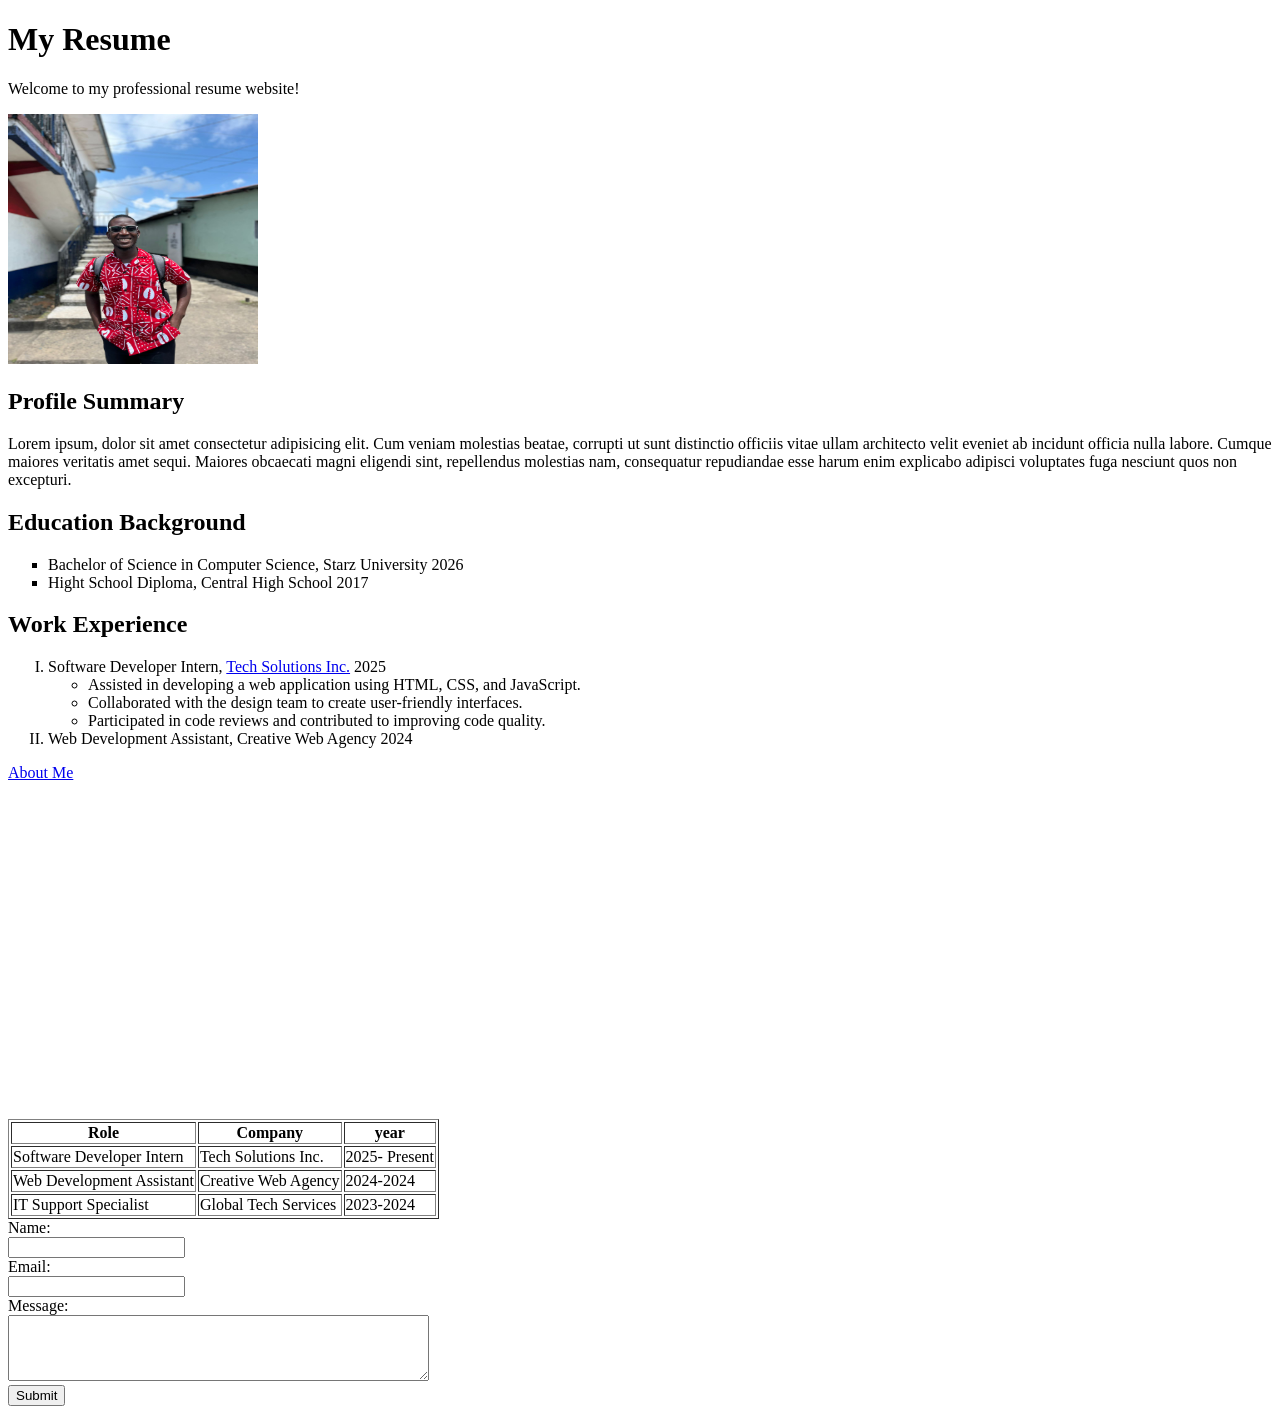
<file: Week One/index.html>
<!DOCTYPE html>
<html lang="en">
<head>
    <meta charset="UTF-8">
    <meta name="viewport" content="width=device-width, initial-scale=1.0">
    <title>My Resume Home</title>
</head>
<body>
    <h1>My Resume</h1>
    <p>Welcome to my professional resume website!</p>

<img src="img/benjamin prof.jpeg" alt="This is a profile picture of Benjamin" width="250" height="250">

    <h2>Profile Summary</h2>
    <p>Lorem ipsum, dolor sit amet consectetur adipisicing elit. Cum veniam molestias beatae, corrupti ut sunt distinctio officiis vitae ullam architecto velit eveniet ab incidunt officia nulla labore. Cumque maiores veritatis amet sequi. Maiores obcaecati magni eligendi sint, repellendus molestias nam, consequatur repudiandae esse harum enim explicabo adipisci voluptates fuga nesciunt quos non excepturi.</p>

    <h2>Education Background</h2>
    <ul type="square">
        <li>Bachelor of Science in Computer Science, Starz University 2026</li>
        <li>Hight School Diploma, Central High School 2017</li>
    </ul>

    <h2>Work Experience</h2>
    <ol type="I">
        <li>Software Developer Intern, <a href="https://techsolutions.com">Tech Solutions Inc.</a> 2025</li>
        <ul>
            <li>Assisted in developing a web application using HTML, CSS, and JavaScript.</li>
            <li>Collaborated with the design team to create user-friendly interfaces.</li>
            <li>Participated in code reviews and contributed to improving code quality.</li>
        </ul>
        <li>Web Development Assistant, Creative Web Agency 2024</li>

    </ol>
<a href="about.html">About Me</a>
<br>


<iframe width="560" height="315" src="https://www.youtube.com/embed/RwCQWTUs_kE?si=hKd15rsQo2qB7w8P" title="YouTube video player" frameborder="0" allow="accelerometer; autoplay; clipboard-write; encrypted-media; gyroscope; picture-in-picture; web-share" referrerpolicy="strict-origin-when-cross-origin" allowfullscreen></iframe>

<br>

<br>

<table border="1">
    <tr>
       <th>Role</th>
        <th>Company</th>
        <th>year</th>
    </tr> 
    <tr>
        <td>Software Developer Intern</td>
        <td>Tech Solutions Inc.</td>
        <td>2025- Present</td>
    </tr>
    <tr>
        <td>Web Development Assistant</td>
        <td>Creative Web Agency</td>
        <td>2024-2024</td>
    </tr>   
<tr>
        <td>IT Support Specialist</td>
        <td>Global Tech Services</td>
        <td>2023-2024</td>   
</tr>

</table>
<form action="milto:benjaminsjallah@gmail.com" method="post">

    <label for="name">Name:</label><br>
    <input type="text" id="name" name="name" required><br>

    <label for="email">Email:</label><br>

    <input type="email" id="email" name="email" required>
    <br>
    <label for="message">Message:</label><br>
    <textarea id="message" name="message" rows="4" cols="50" required>
        
    </textarea><br>
    <input type="submit" value="Submit">
</form>

</body>
</html>
</file>
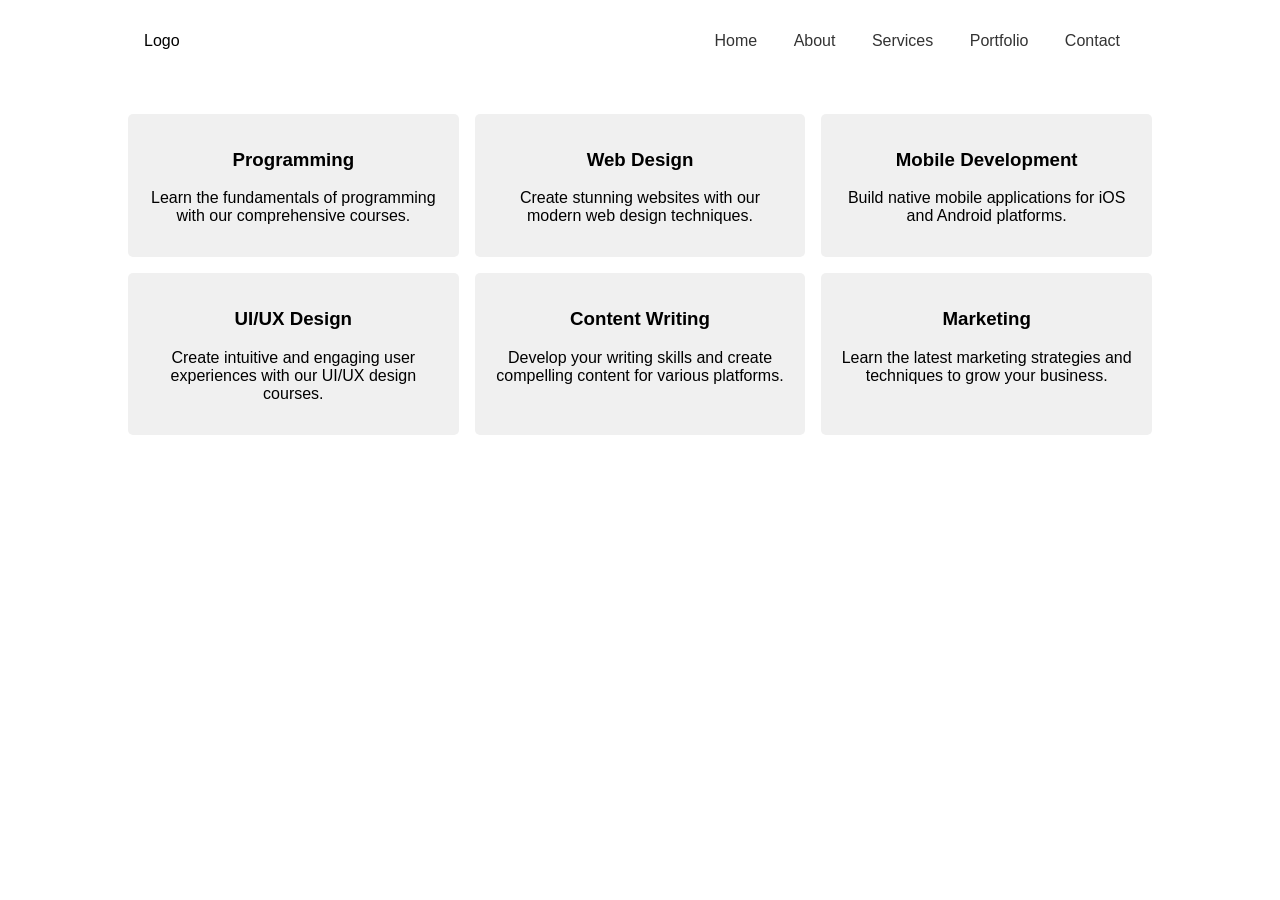
<file: Week Three /index.html>
<!DOCTYPE html>
<html lang="en">
<head>
    <meta charset="UTF-8">
    <meta name="viewport" content="width=device-width, initial-scale=1.0">
    <title>Layout & Responsive Design</title>
    <link rel="stylesheet" href="style.css">
</head>
<body>
    <nav class="nav">
        <span>Logo</span>
        <ul class="nav-links">
            <li><a href="#">Home</a></li>
            <li><a href="#">About</a></li>
            <li><a href="#">Services</a></li>
            <li><a href="#">Portfolio</a></li>
            <li><a href="#">Contact</a></li>

    </nav>

<! -- Css Grid Boxes -- > 
<section>
    <div class="grid-container">
        <div class="grid-item">
            <h3>Programming</h3>
            <p>Learn the fundamentals of programming with our comprehensive courses.</p>
        </div>
        <div class="grid-item">
            <h3>Web Design</h3>
            <p>Create stunning websites with our modern web design techniques.</p>
        </div>
        <div class="grid-item">
            <h3>Mobile Development</h3>
            <p>Build native mobile applications for iOS and Android platforms.</p>
        </div>
        <div class="grid-item">
            <h3>UI/UX Design</h3>
            <p>Create intuitive and engaging user experiences with our UI/UX design courses.</p>
        </div>
        <div class="grid-item">
            <h3>Content Writing</h3>
            <p>Develop your writing skills and create compelling content for various platforms.</p>
        </div>
        <div class="grid-item">
            <h3>Marketing</h3>
            <p>Learn the latest marketing strategies and techniques to grow your business.</p>
        </div>
    </div>
</section>

</body>
</html>
</file>
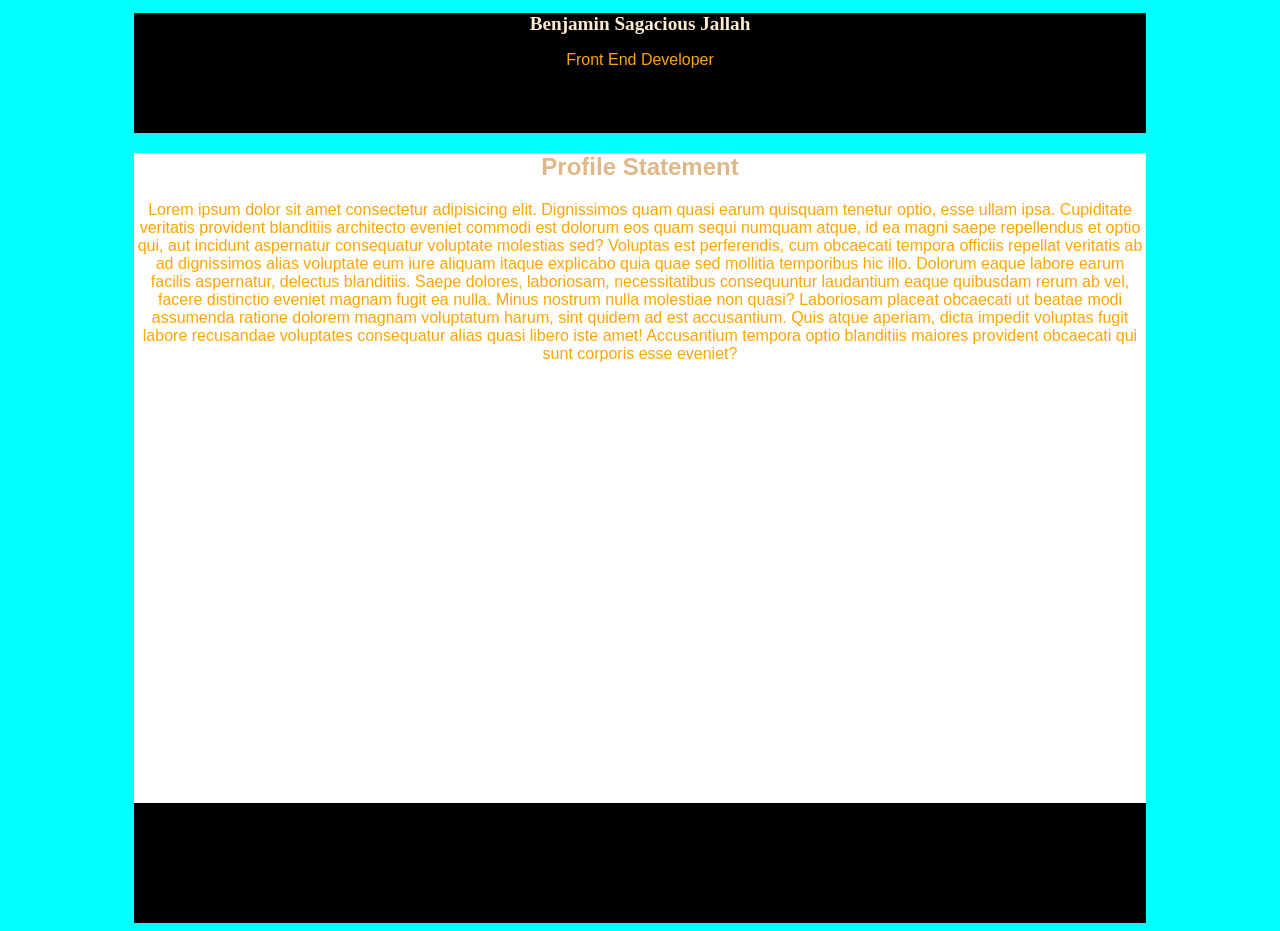
<file: Week Two/index.html>
<!DOCTYPE html>
<html lang="en">
<head>
    <meta charset="UTF-8">
    <meta name="viewport" content="width=device-width, initial-scale=1.0">
    <title>CSS Foundation</title>
    <style>
       body{
background-color: aqua;

       } 
       header{
        width: 80%;
        height:120px;
        text-align: center;
        background-color: black;
        margin: auto;

       }

       main{
        width: 80%;
        height: 650px;
        background-color: white;
        margin: auto;
        text-align: center;
       }

footer{
    width: 80%;
    height: 120px;
    background-color: black;
    margin: auto;
}
h1{
    font-size: larger;
    font-family: Georgia, 'Times New Roman', Times, serif;
    color: blanchedalmond;

}

h2,h3,h4{
    color: burlywood;
    font-family: Verdana, Geneva, Tahoma, sans-serif;
}

p{
    font-size: 12ps;
    font-family: 'Franklin Gothic Medium', 'Arial Narrow', Arial, sans-serif;
    color: orange;
}


    </style>
</head>
<body>
    <header>
<h1> Benjamin Sagacious Jallah</h1>
<p>Front End Developer</p>
    </header>

    <main>
<h2>
    Profile Statement
</h2>
<p>
Lorem ipsum dolor sit amet consectetur adipisicing elit. Dignissimos quam quasi earum quisquam tenetur optio, esse ullam ipsa. Cupiditate veritatis provident blanditiis architecto eveniet commodi est dolorum eos quam sequi numquam atque, id ea magni saepe repellendus et optio qui, aut incidunt aspernatur consequatur voluptate molestias sed? Voluptas est perferendis, cum obcaecati tempora officiis repellat veritatis ab ad dignissimos alias voluptate eum iure aliquam itaque explicabo quia quae sed mollitia temporibus hic illo. Dolorum eaque labore earum facilis aspernatur, delectus blanditiis. Saepe dolores, laboriosam, necessitatibus consequuntur laudantium eaque quibusdam rerum ab vel, facere distinctio eveniet magnam fugit ea nulla. Minus nostrum nulla molestiae non quasi? Laboriosam placeat obcaecati ut beatae modi assumenda ratione dolorem magnam voluptatum harum, sint quidem ad est accusantium. Quis atque aperiam, dicta impedit voluptas fugit labore recusandae voluptates consequatur alias quasi libero iste amet! Accusantium tempora optio blanditiis maiores provident obcaecati qui sunt corporis esse eveniet?
</p>

    </main>


    <footer>


    </footer>

</body>
</html>
</file>
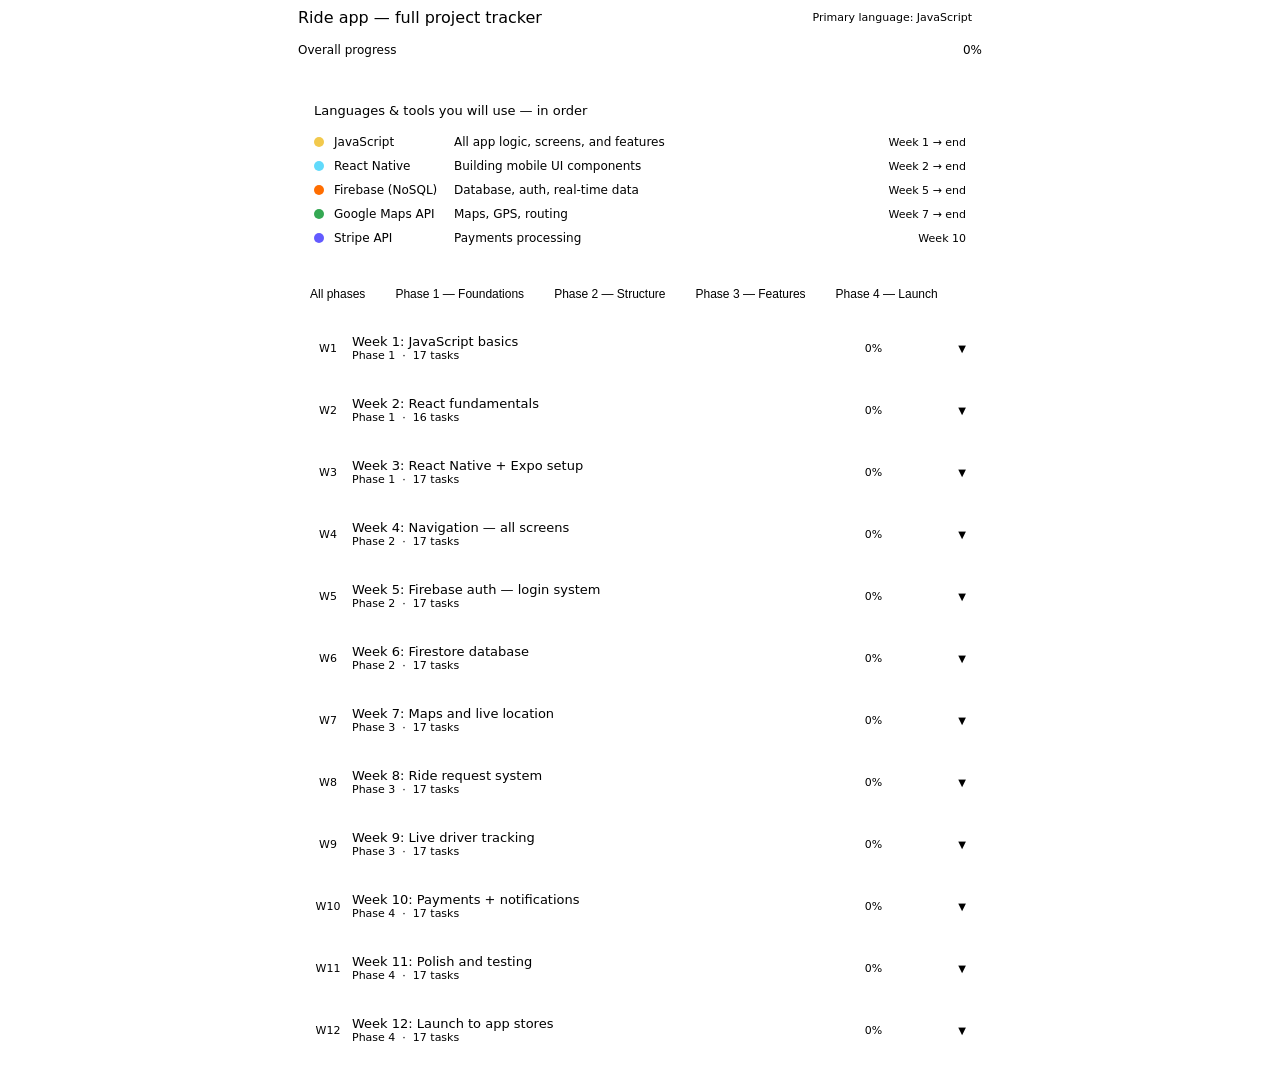
<file: Project_Dev/todo.html>
<!DOCTYPE html>
<html lang="en">
<head>
    <meta charset="UTF-8">
    <meta name="viewport" content="width=device-width, initial-scale=1.0">
    <title>Personal Projet Tracker</title>
    <link rel="stylesheet" href="personal_project_tracker.css">
</head>
<body>
    <div class="app">
  <div class="top-bar">
    <div class="app-title">Ride app — full project tracker</div>
    <span class="lang-badge">Primary language: JavaScript</span>
  </div>

  <div class="overall-bar">
    <div class="bar-label"><span>Overall progress</span><span id="overallPct">0%</span></div>
    <div class="bar-track"><div class="bar-fill" id="overallBar" style="width:0%"></div></div>
  </div>

  <div class="lang-guide">
    <div class="lang-title">Languages & tools you will use — in order</div>
    <div class="lang-row"><div class="lang-dot" style="background:#f2c94c"></div><div class="lang-name">JavaScript</div><div class="lang-use">All app logic, screens, and features</div><div class="lang-when">Week 1 → end</div></div>
    <div class="lang-row"><div class="lang-dot" style="background:#61dafb"></div><div class="lang-name">React Native</div><div class="lang-use">Building mobile UI components</div><div class="lang-when">Week 2 → end</div></div>
    <div class="lang-row"><div class="lang-dot" style="background:#ff6d00"></div><div class="lang-name">Firebase (NoSQL)</div><div class="lang-use">Database, auth, real-time data</div><div class="lang-when">Week 5 → end</div></div>
    <div class="lang-row"><div class="lang-dot" style="background:#34a853"></div><div class="lang-name">Google Maps API</div><div class="lang-use">Maps, GPS, routing</div><div class="lang-when">Week 7 → end</div></div>
    <div class="lang-row"><div class="lang-dot" style="background:#635bff"></div><div class="lang-name">Stripe API</div><div class="lang-use">Payments processing</div><div class="lang-when">Week 10</div></div>
  </div>

  <div class="phase-tabs" id="phaseTabs">
    <button class="phase-tab active" onclick="filterPhase(0)">All phases</button>
    <button class="phase-tab" onclick="filterPhase(1)">Phase 1 — Foundations</button>
    <button class="phase-tab" onclick="filterPhase(2)">Phase 2 — Structure</button>
    <button class="phase-tab" onclick="filterPhase(3)">Phase 3 — Features</button>
    <button class="phase-tab" onclick="filterPhase(4)">Phase 4 — Launch</button>
  </div>

  <div id="weekList"></div>
</div>
<script src="project.js"></script>

</body>
</html>
</file>
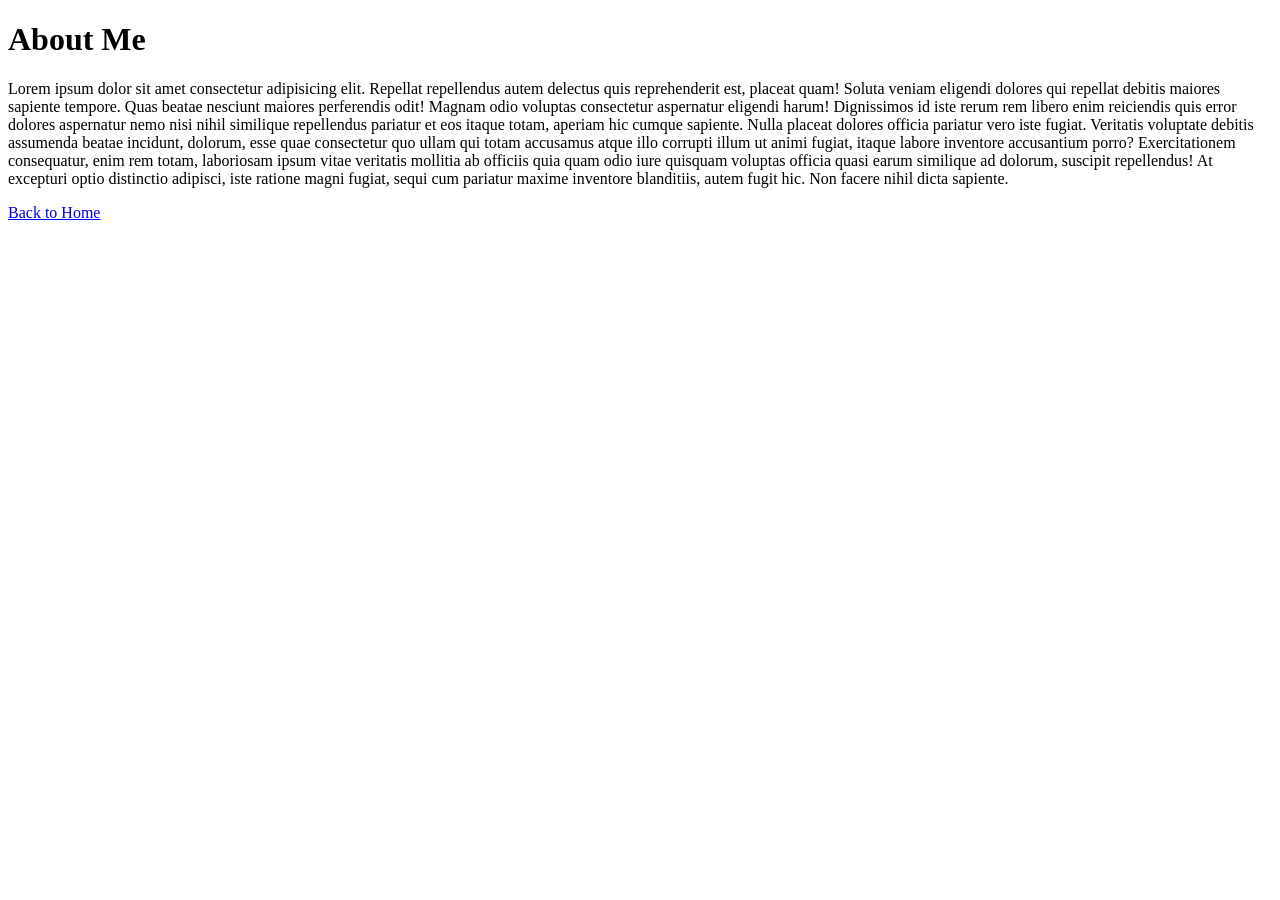
<file: Week One/about.html>
<!DOCTYPE html>
<html lang="en">
<head>
    <meta charset="UTF-8">
    <meta name="viewport" content="width=device-width, initial-scale=1.0">
    <title>My Resume - About Me</title>
</head>
<body>
    <h1>About Me</h1>
    <p>Lorem ipsum dolor sit amet consectetur adipisicing elit. Repellat repellendus autem delectus quis reprehenderit est, placeat quam! Soluta veniam eligendi dolores qui repellat debitis maiores sapiente tempore. Quas beatae nesciunt maiores perferendis odit! Magnam odio voluptas consectetur aspernatur eligendi harum! Dignissimos id iste rerum rem libero enim reiciendis quis error dolores aspernatur nemo nisi nihil similique repellendus pariatur et eos itaque totam, aperiam hic cumque sapiente. Nulla placeat dolores officia pariatur vero iste fugiat. Veritatis voluptate debitis assumenda beatae incidunt, dolorum, esse quae consectetur quo ullam qui totam accusamus atque illo corrupti illum ut animi fugiat, itaque labore inventore accusantium porro? Exercitationem consequatur, enim rem totam, laboriosam ipsum vitae veritatis mollitia ab officiis quia quam odio iure quisquam voluptas officia quasi earum similique ad dolorum, suscipit repellendus! At excepturi optio distinctio adipisci, iste ratione magni fugiat, sequi cum pariatur maxime inventore blanditiis, autem fugit hic. Non facere nihil dicta sapiente.</p>

    <a href="index.html">Back to Home</a>
</body>
</html>
</file>
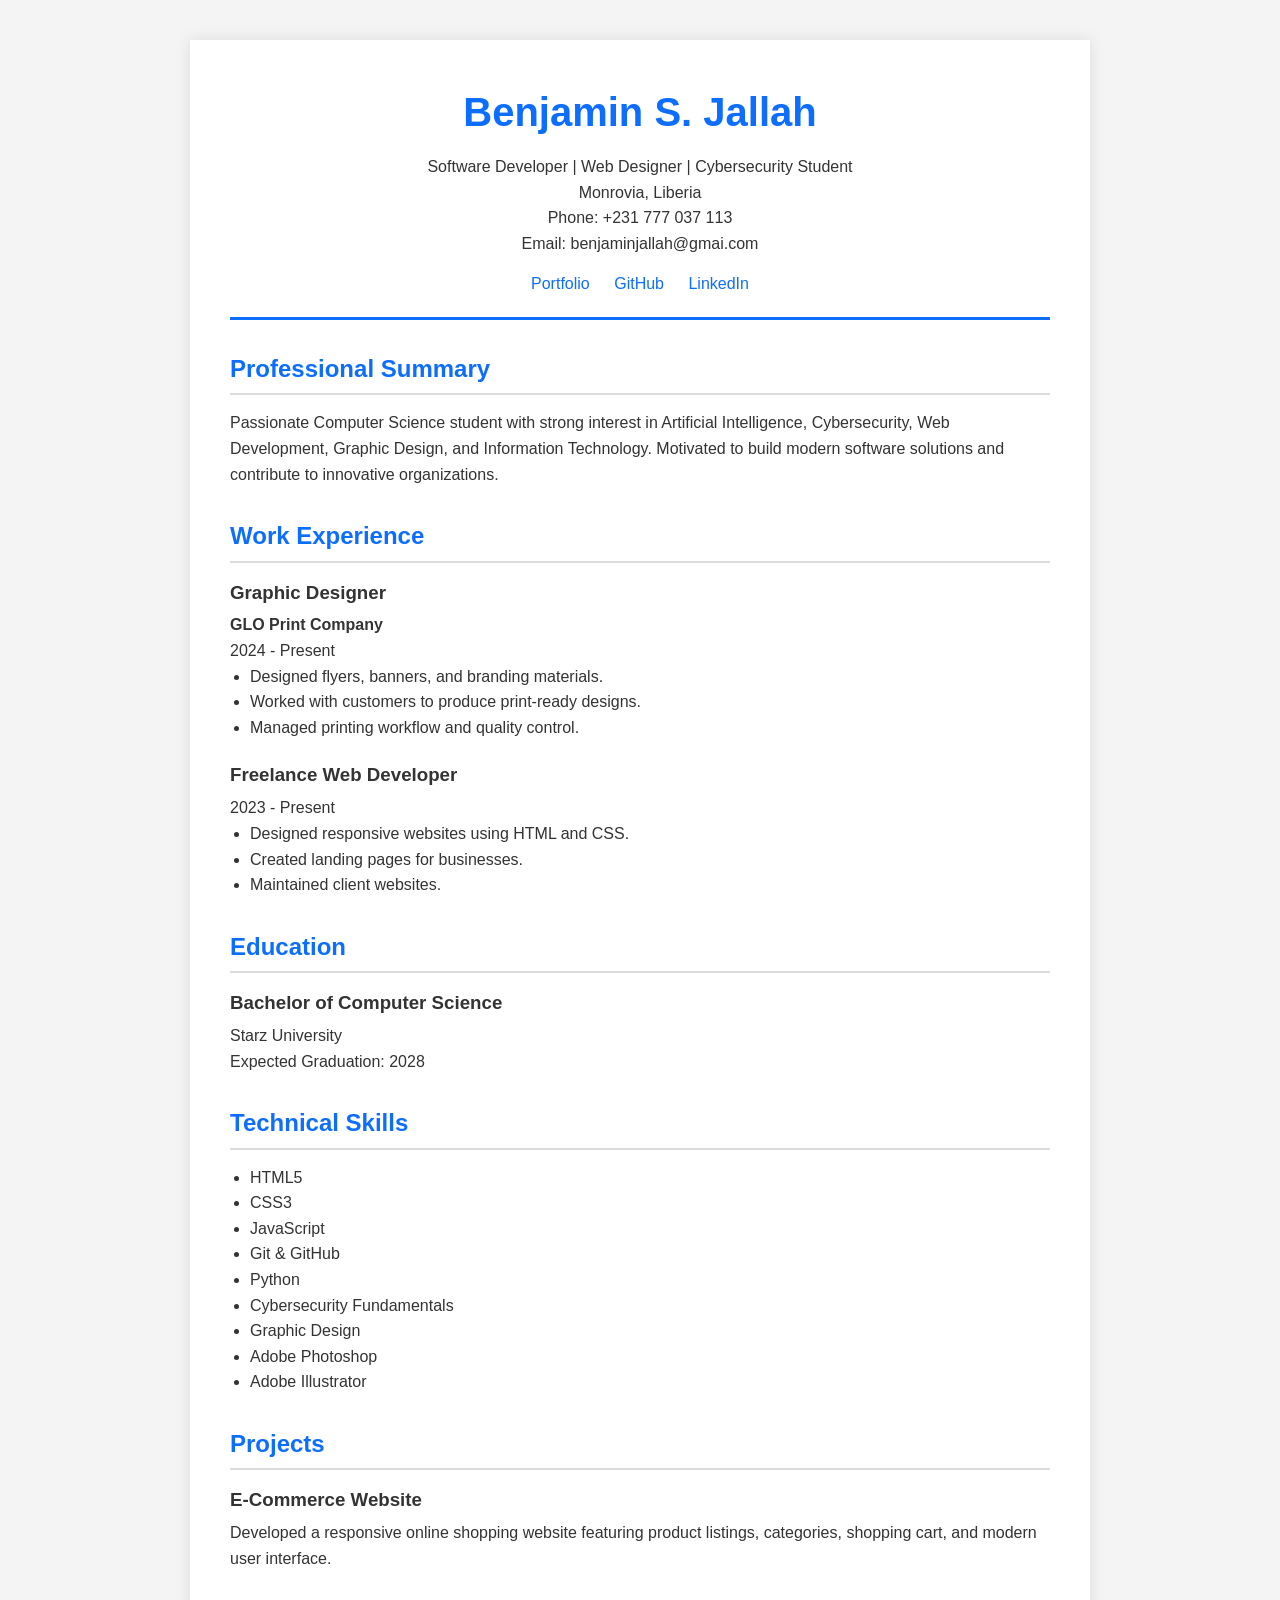
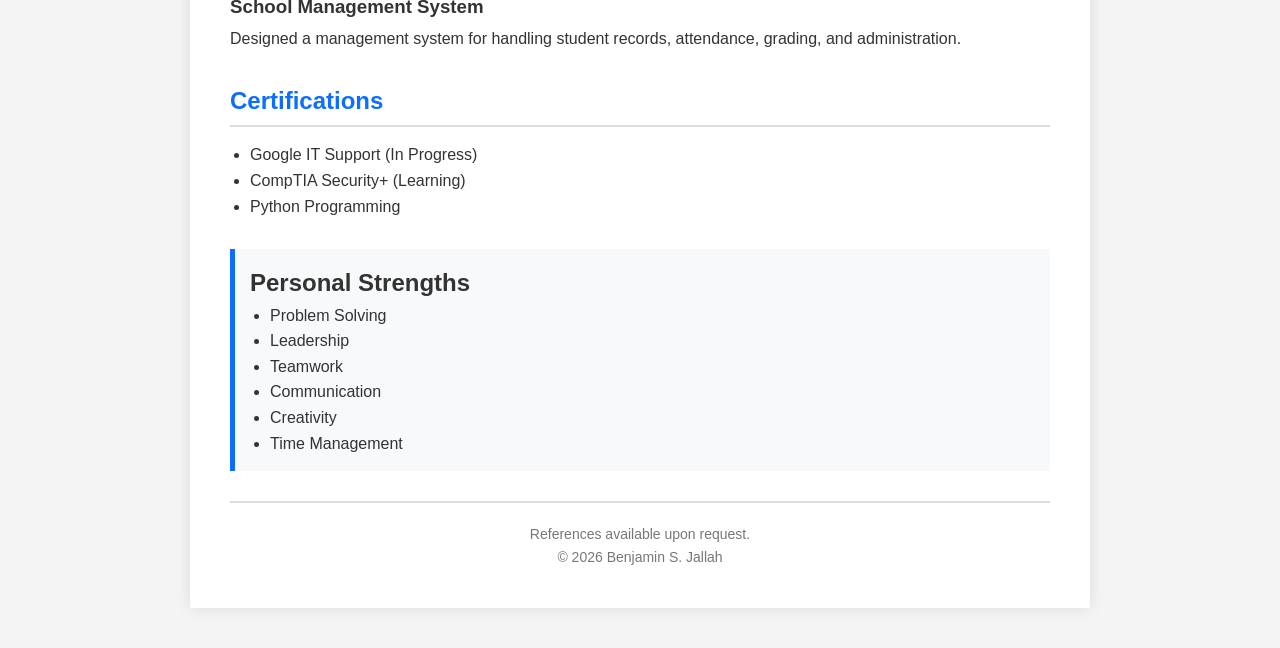
<file: Week One/assignment.html>
<!DOCTYPE html>
<html lang="en">
<head>
    <meta charset="UTF-8">
    <meta name="viewport" content="width=device-width, initial-scale=1.0">
    <title>Resume | Banjamin S. Jallah</title>

    <style>
        *{
            margin:0;
            padding:0;
            box-sizing:border-box;
        }

        body{
            font-family:Arial, Helvetica, sans-serif;
            background:#f4f4f4;
            color:#333;
            line-height:1.6;
        }

        main{
            max-width:900px;
            margin:40px auto;
            background:#fff;
            padding:40px;
            box-shadow:0 0 15px rgba(0,0,0,.1);
        }

        header{
            text-align:center;
            border-bottom:3px solid #0d6efd;
            padding-bottom:20px;
            margin-bottom:30px;
        }

        header h1{
            color:#0d6efd;
            font-size:40px;
        }

        header p{
            margin-top:10px;
        }

        nav{
            margin-top:15px;
        }

        nav a{
            text-decoration:none;
            color:#0d6efd;
            margin:0 10px;
        }

        section{
            margin-bottom:30px;
        }

        section h2{
            color:#0d6efd;
            margin-bottom:15px;
            border-bottom:2px solid #ddd;
            padding-bottom:5px;
        }

        article{
            margin-bottom:20px;
        }

        article h3{
            margin-bottom:5px;
        }

        ul{
            margin-left:20px;
        }

        aside{
            background:#f8f9fa;
            padding:15px;
            border-left:5px solid #0d6efd;
            margin-bottom:30px;
        }

        footer{
            text-align:center;
            border-top:2px solid #ddd;
            padding-top:20px;
            color:#777;
            font-size:14px;
        }

        address{
            font-style:normal;
        }
    </style>
</head>

<body>

<main>

    <!-- HEADER -->
    <header>

        <h1>Benjamin S. Jallah</h1>

        <p>Software Developer | Web Designer | Cybersecurity Student</p>

        <address>
            Monrovia, Liberia <br>
            Phone: +231 777 037 113 <br>
            Email: benjaminjallah@gmai.com
        </address>

        <nav>
            <a href="#">Portfolio</a>
            <a href="#">GitHub</a>
            <a href="#">LinkedIn</a>
        </nav>

    </header>

    <!-- PROFILE -->
    <section>

        <h2>Professional Summary</h2>

        <p>
            Passionate Computer Science student with strong interest in
            Artificial Intelligence, Cybersecurity, Web Development,
            Graphic Design, and Information Technology.
            Motivated to build modern software solutions and contribute
            to innovative organizations.
        </p>

    </section>

    <!-- EXPERIENCE -->
    <section>

        <h2>Work Experience</h2>

        <article>

            <h3>Graphic Designer</h3>

            <p><strong>GLO Print Company</strong></p>

            <p>2024 - Present</p>

            <ul>
                <li>Designed flyers, banners, and branding materials.</li>
                <li>Worked with customers to produce print-ready designs.</li>
                <li>Managed printing workflow and quality control.</li>
            </ul>

        </article>

        <article>

            <h3>Freelance Web Developer</h3>

            <p>2023 - Present</p>

            <ul>
                <li>Designed responsive websites using HTML and CSS.</li>
                <li>Created landing pages for businesses.</li>
                <li>Maintained client websites.</li>
            </ul>

        </article>

    </section>

    <!-- EDUCATION -->
    <section>

        <h2>Education</h2>

        <article>

            <h3>Bachelor of Computer Science</h3>

            <p> Starz University</p>

            <p>Expected Graduation: 2028</p>

        </article>

    </section>

    <!-- SKILLS -->
    <section>

        <h2>Technical Skills</h2>

        <ul>
            <li>HTML5</li>
            <li>CSS3</li>
            <li>JavaScript</li>
            <li>Git & GitHub</li>
            <li>Python</li>
            <li>Cybersecurity Fundamentals</li>
            <li>Graphic Design</li>
            <li>Adobe Photoshop</li>
            <li>Adobe Illustrator</li>
        </ul>

    </section>

    <!-- PROJECTS -->
    <section>

        <h2>Projects</h2>

        <article>

            <h3>E-Commerce Website</h3>

            <p>
                Developed a responsive online shopping website featuring
                product listings, categories, shopping cart,
                and modern user interface.
            </p>

        </article>

        <article>

            <h3>School Management System</h3>

            <p>
                Designed a management system for handling student records,
                attendance, grading, and administration.
            </p>

        </article>

    </section>

    <!-- CERTIFICATIONS -->
    <section>

        <h2>Certifications</h2>

        <ul>
            <li>Google IT Support (In Progress)</li>
            <li>CompTIA Security+ (Learning)</li>
            <li>Python Programming</li>
        </ul>

    </section>

    <!-- SIDEBAR INFORMATION -->
    <aside>

        <h2>Personal Strengths</h2>

        <ul>
            <li>Problem Solving</li>
            <li>Leadership</li>
            <li>Teamwork</li>
            <li>Communication</li>
            <li>Creativity</li>
            <li>Time Management</li>
        </ul>

    </aside>

    <!-- FOOTER -->
    <footer>

        <p>
            References available upon request.
        </p>

        <p>
            © 2026 Benjamin S. Jallah
        </p>

    </footer>

</main>

</body>
</html>
</file>
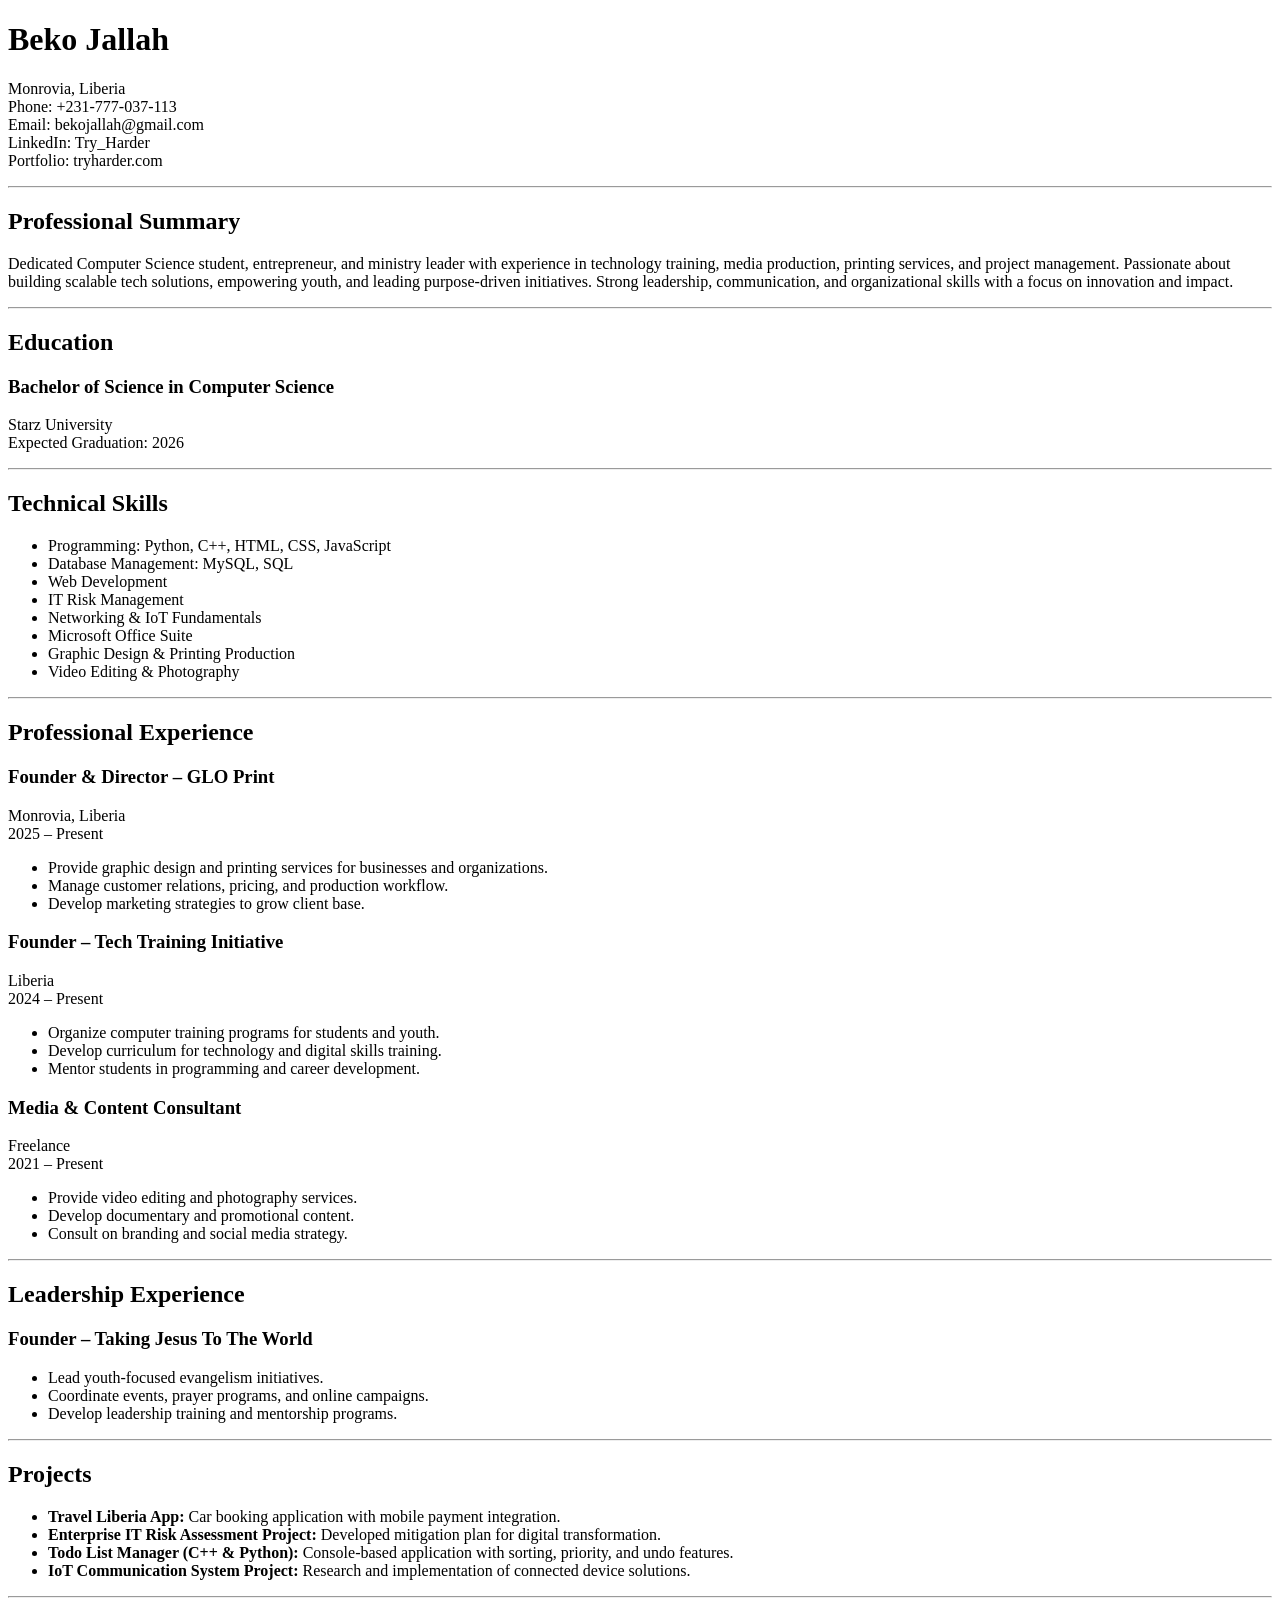
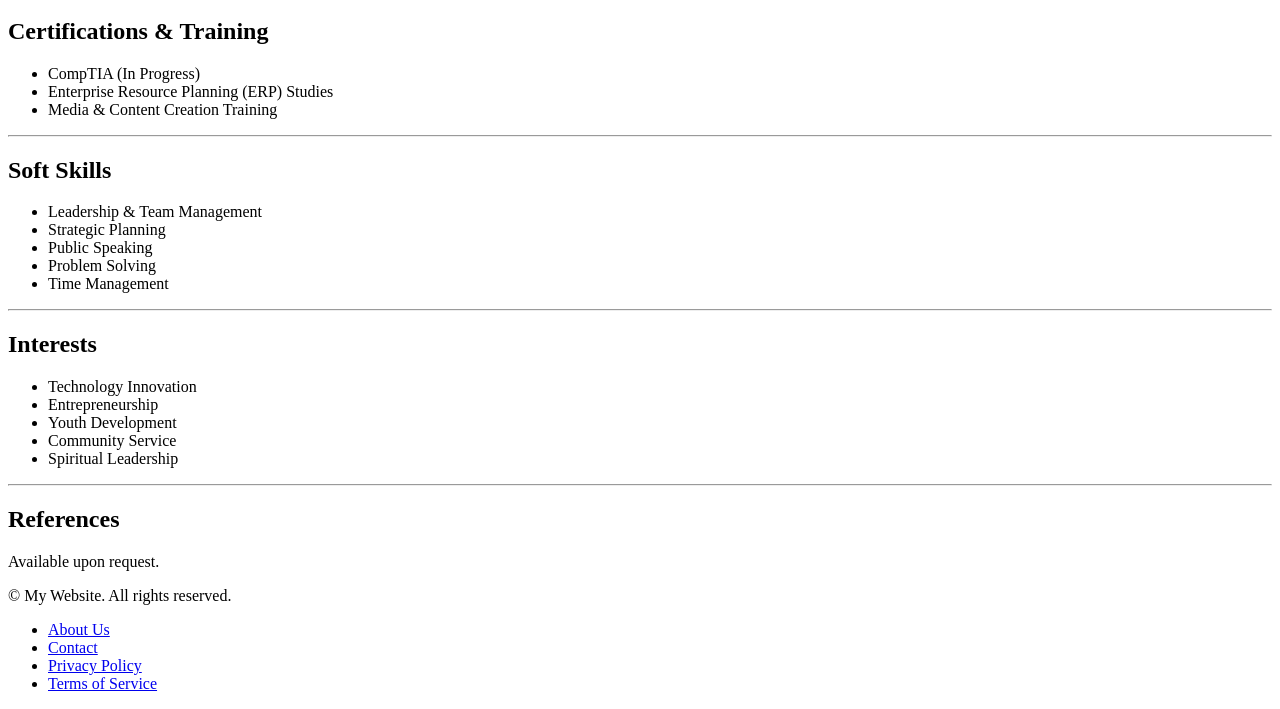
<file: Week One/resume.html>
<!DOCTYPE html>
<html>
<head>
    <meta charset="UTF-8">
    <meta name="viewport" content="width=device-width, initial-scale=1.0">
    <title>Beko Jallah - Resume</title>
    <link rel="stylesheet" href="">
</head>
<body>

    <h1>Beko Jallah</h1>
    <p>
        Monrovia, Liberia<br>
        Phone: +231-777-037-113<br>
        Email: bekojallah@gmail.com<br>
        LinkedIn: Try_Harder<br>
        Portfolio: tryharder.com
    </p>

    <hr>

    <h2>Professional Summary</h2>
    <p>
        Dedicated Computer Science student, entrepreneur, and ministry leader with experience 
        in technology training, media production, printing services, and project management. 
        Passionate about building scalable tech solutions, empowering youth, and leading 
        purpose-driven initiatives. Strong leadership, communication, and organizational skills 
        with a focus on innovation and impact.
    </p>

    <hr>

    <h2>Education</h2>
    <h3>Bachelor of Science in Computer Science</h3>
    <p>
        Starz University<br>
        Expected Graduation: 2026
    </p>

    <hr>

    <h2>Technical Skills</h2>
    <ul>
        <li>Programming: Python, C++, HTML, CSS, JavaScript</li>
        <li>Database Management: MySQL, SQL</li>
        <li>Web Development</li>
        <li>IT Risk Management</li>
        <li>Networking & IoT Fundamentals</li>
        <li>Microsoft Office Suite</li>
        <li>Graphic Design & Printing Production</li>
        <li>Video Editing & Photography</li>
    </ul>

    <hr>

    <h2>Professional Experience</h2>

    <h3>Founder & Director – GLO Print</h3>
    <p>
        Monrovia, Liberia<br>
        2025 – Present
    </p>
    <ul>
        <li>Provide graphic design and printing services for businesses and organizations.</li>
        <li>Manage customer relations, pricing, and production workflow.</li>
        <li>Develop marketing strategies to grow client base.</li>
    </ul>

    <h3>Founder – Tech Training Initiative</h3>
    <p>
        Liberia<br>
        2024 – Present
    </p>
    <ul>
        <li>Organize computer training programs for students and youth.</li>
        <li>Develop curriculum for technology and digital skills training.</li>
        <li>Mentor students in programming and career development.</li>
    </ul>

    <h3>Media & Content Consultant</h3>
    <p>
        Freelance<br>
        2021 – Present
    </p>
    <ul>
        <li>Provide video editing and photography services.</li>
        <li>Develop documentary and promotional content.</li>
        <li>Consult on branding and social media strategy.</li>
    </ul>

    <hr>

    <h2>Leadership Experience</h2>

    <h3>Founder – Taking Jesus To The World</h3>
    <ul>
        <li>Lead youth-focused evangelism initiatives.</li>
        <li>Coordinate events, prayer programs, and online campaigns.</li>
        <li>Develop leadership training and mentorship programs.</li>
    </ul>

    <hr>

    <h2>Projects</h2>
    <ul>
        <li><strong>Travel Liberia App:</strong> Car booking application with mobile payment integration.</li>
        <li><strong>Enterprise IT Risk Assessment Project:</strong> Developed mitigation plan for digital transformation.</li>
        <li><strong>Todo List Manager (C++ & Python):</strong> Console-based application with sorting, priority, and undo features.</li>
        <li><strong>IoT Communication System Project:</strong> Research and implementation of connected device solutions.</li>
    </ul>

    <hr>

    <h2>Certifications & Training</h2>
    <ul>
        <li>CompTIA (In Progress)</li>
        <li>Enterprise Resource Planning (ERP) Studies</li>
        <li>Media & Content Creation Training</li>
    </ul>

    <hr>

    <h2>Soft Skills</h2>
    <ul>
        <li>Leadership & Team Management</li>
        <li>Strategic Planning</li>
        <li>Public Speaking</li>
        <li>Problem Solving</li>
        <li>Time Management</li>
    </ul>

    <hr>

    <h2>Interests</h2>
    <ul>
        <li>Technology Innovation</li>
        <li>Entrepreneurship</li>
        <li>Youth Development</li>
        <li>Community Service</li>
        <li>Spiritual Leadership</li>
    </ul>

    <hr>

    <h2>References</h2>
    <p>Available upon request.</p>


<!-- Footer Section -->
    <footer>
        <p>&copy; <span id="year"></span> My Website. All rights reserved.</p>
        <nav>
            <ul>
                <li><a href="/about">About Us</a></li>
                <li><a href="/contact">Contact</a></li>
                <li><a href="/privacy">Privacy Policy</a></li>
                <li><a href="/terms">Terms of Service</a></li>
            </ul>
        </nav>
        <div class="social-icons">
            <!-- Add social media links/icons here -->
        </div>
    </footer>




</body>
</html>
</file>
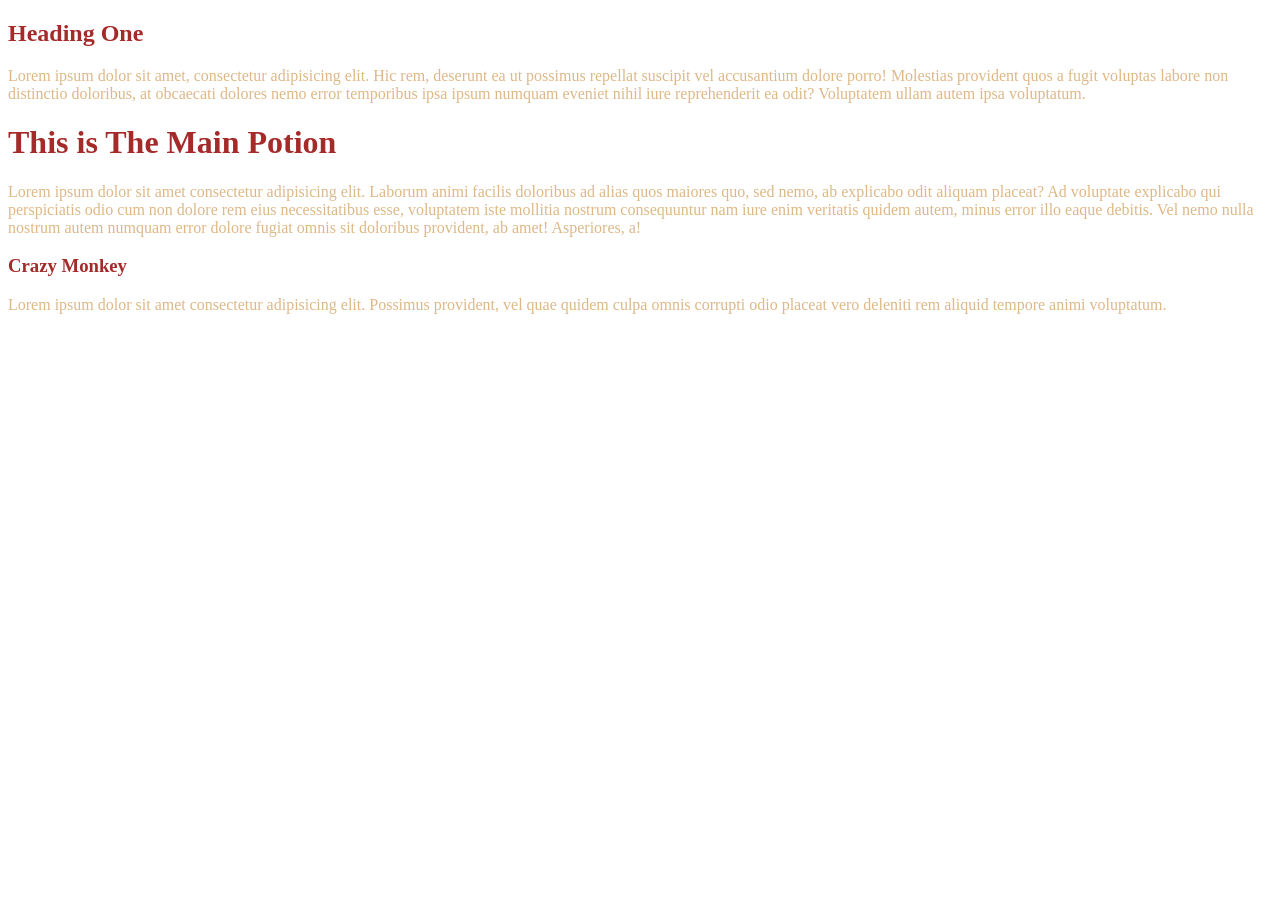
<file: Week Two/foundation.html>
<!DOCTYPE html>
<html lang="en">
<head>
    <meta charset="UTF-8">
    <meta name="viewport" content="width=device-width, initial-scale=1.0">
    <title>CSS Foundation</title>
    <Style>
        h1, h2, h2, h3{
            color: brown;
        }
        p{
            color: burlywood;
        }
    </Style>
</head>
<body>
    <h2>Heading One</h2>
    <p>Lorem ipsum dolor sit amet, consectetur adipisicing elit. Hic rem, deserunt ea ut possimus repellat suscipit vel accusantium dolore porro! Molestias provident quos a fugit voluptas labore non distinctio doloribus, at obcaecati dolores nemo error temporibus ipsa ipsum numquam eveniet nihil iure reprehenderit ea odit? Voluptatem ullam autem ipsa voluptatum.</p>

    <H1>This is The Main Potion </H1>
    <p>Lorem ipsum dolor sit amet consectetur adipisicing elit. Laborum animi facilis doloribus ad alias quos maiores quo, sed nemo, ab explicabo odit aliquam placeat? Ad voluptate explicabo qui perspiciatis odio cum non dolore rem eius necessitatibus esse, voluptatem iste mollitia nostrum consequuntur nam iure enim veritatis quidem autem, minus error illo eaque debitis. Vel nemo nulla nostrum autem numquam error dolore fugiat omnis sit doloribus provident, ab amet! Asperiores, a!</p>

    <h3>Crazy Monkey   </h3>
    <p>Lorem ipsum dolor sit amet consectetur adipisicing elit. Possimus provident, vel quae quidem culpa omnis corrupti odio placeat vero deleniti rem aliquid tempore animi voluptatum.</p>
</body>
</html>
</file>
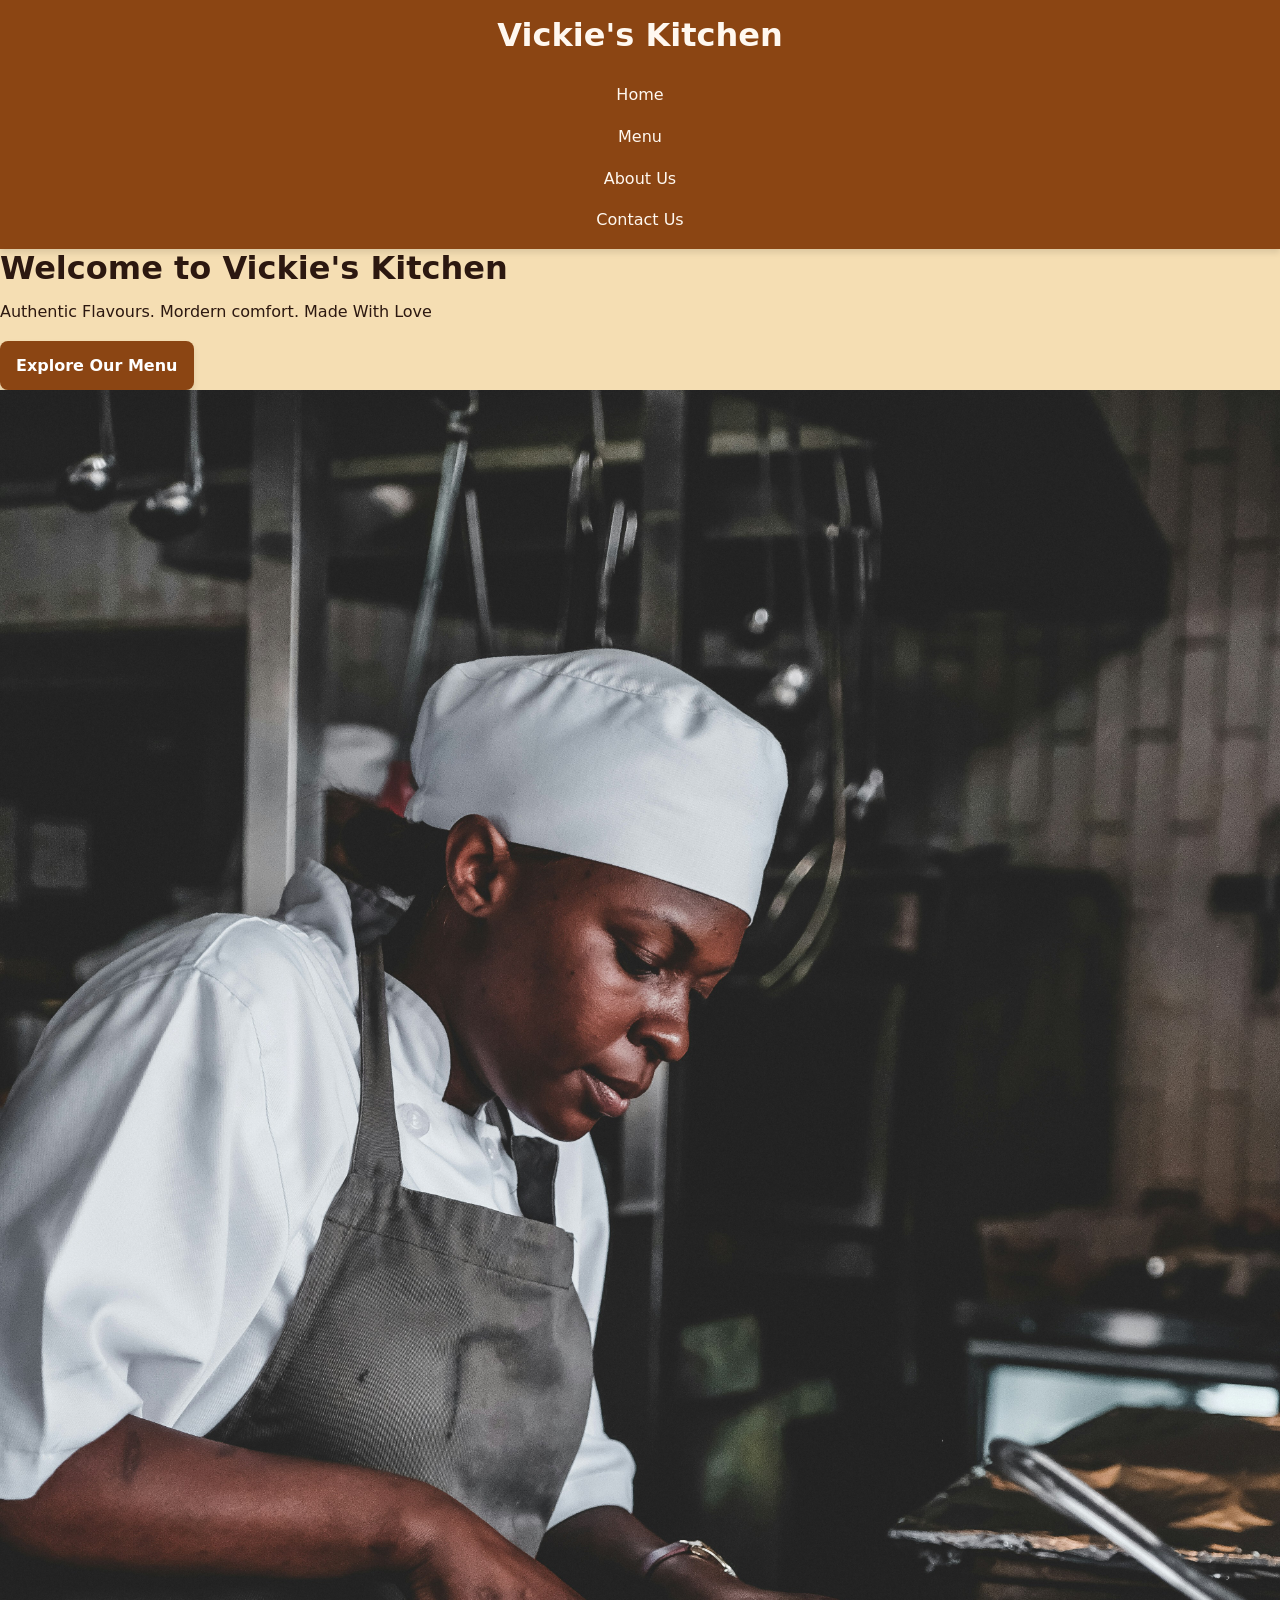
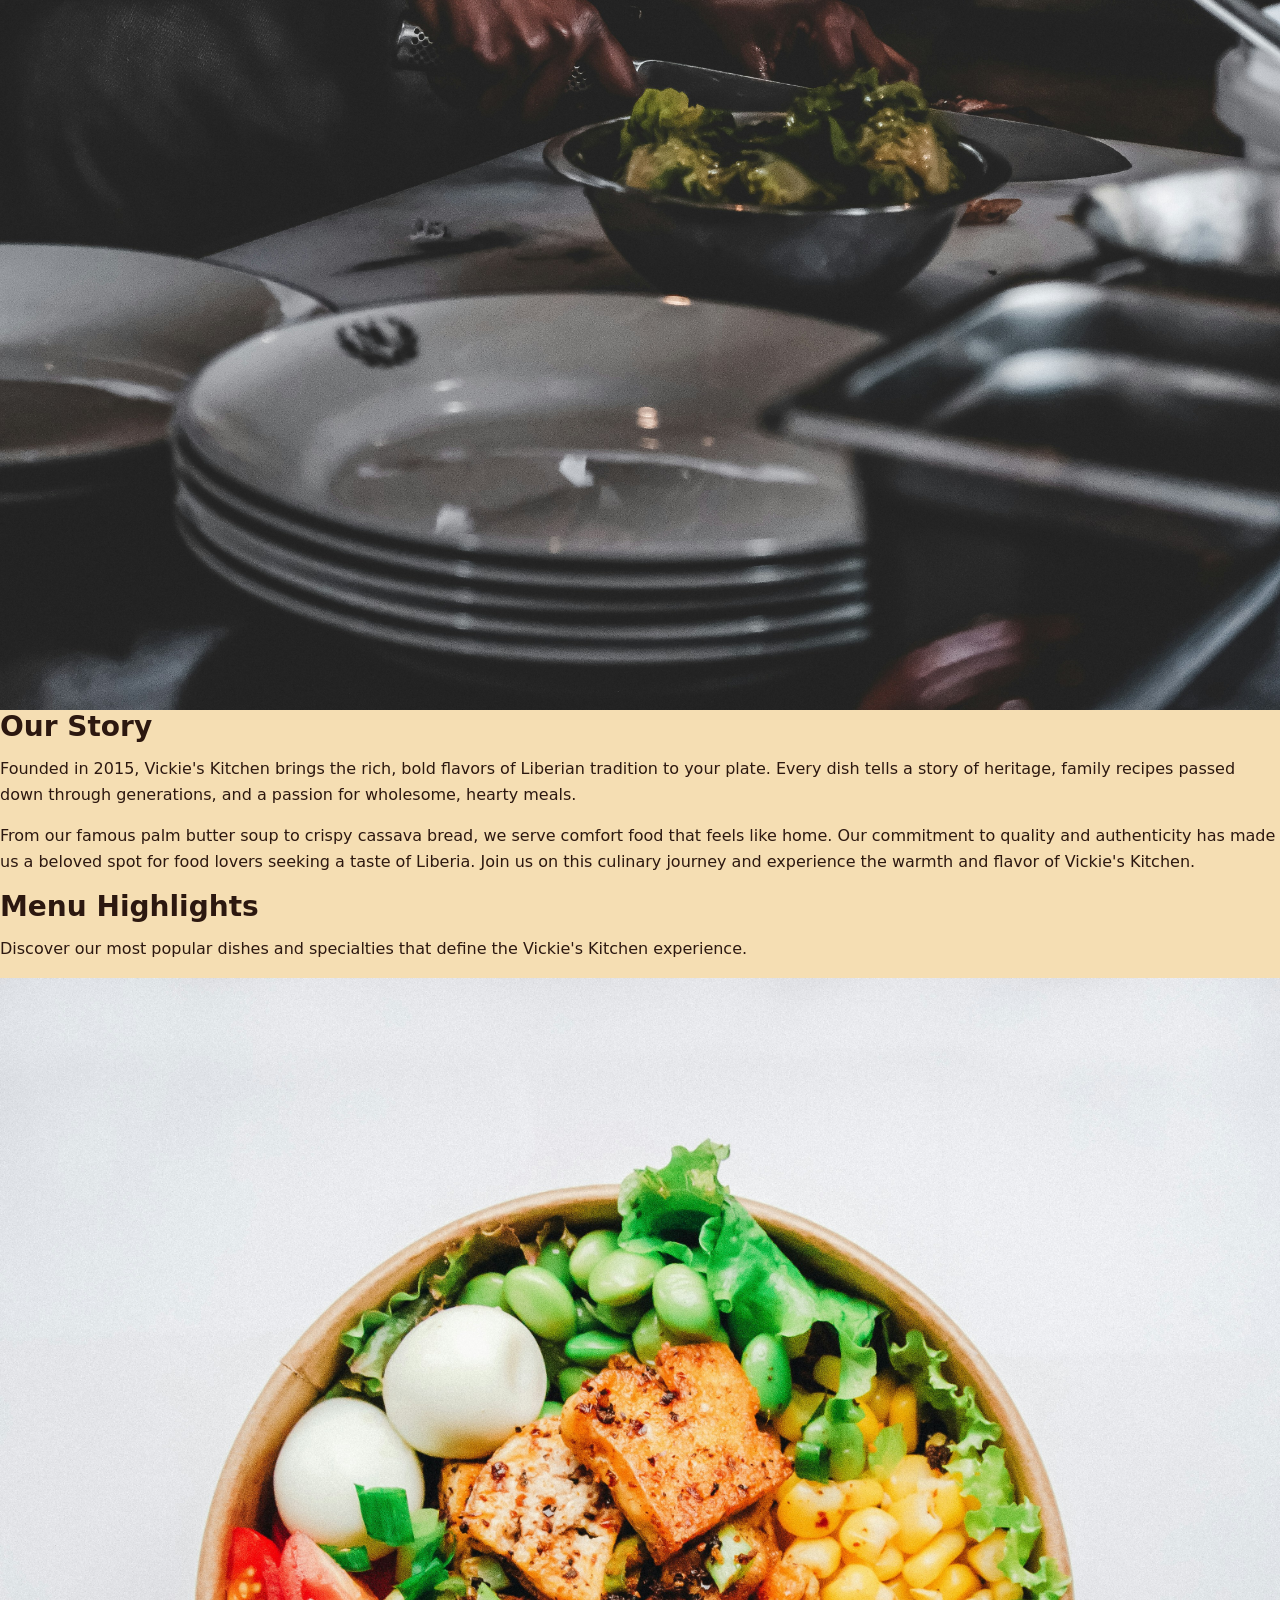
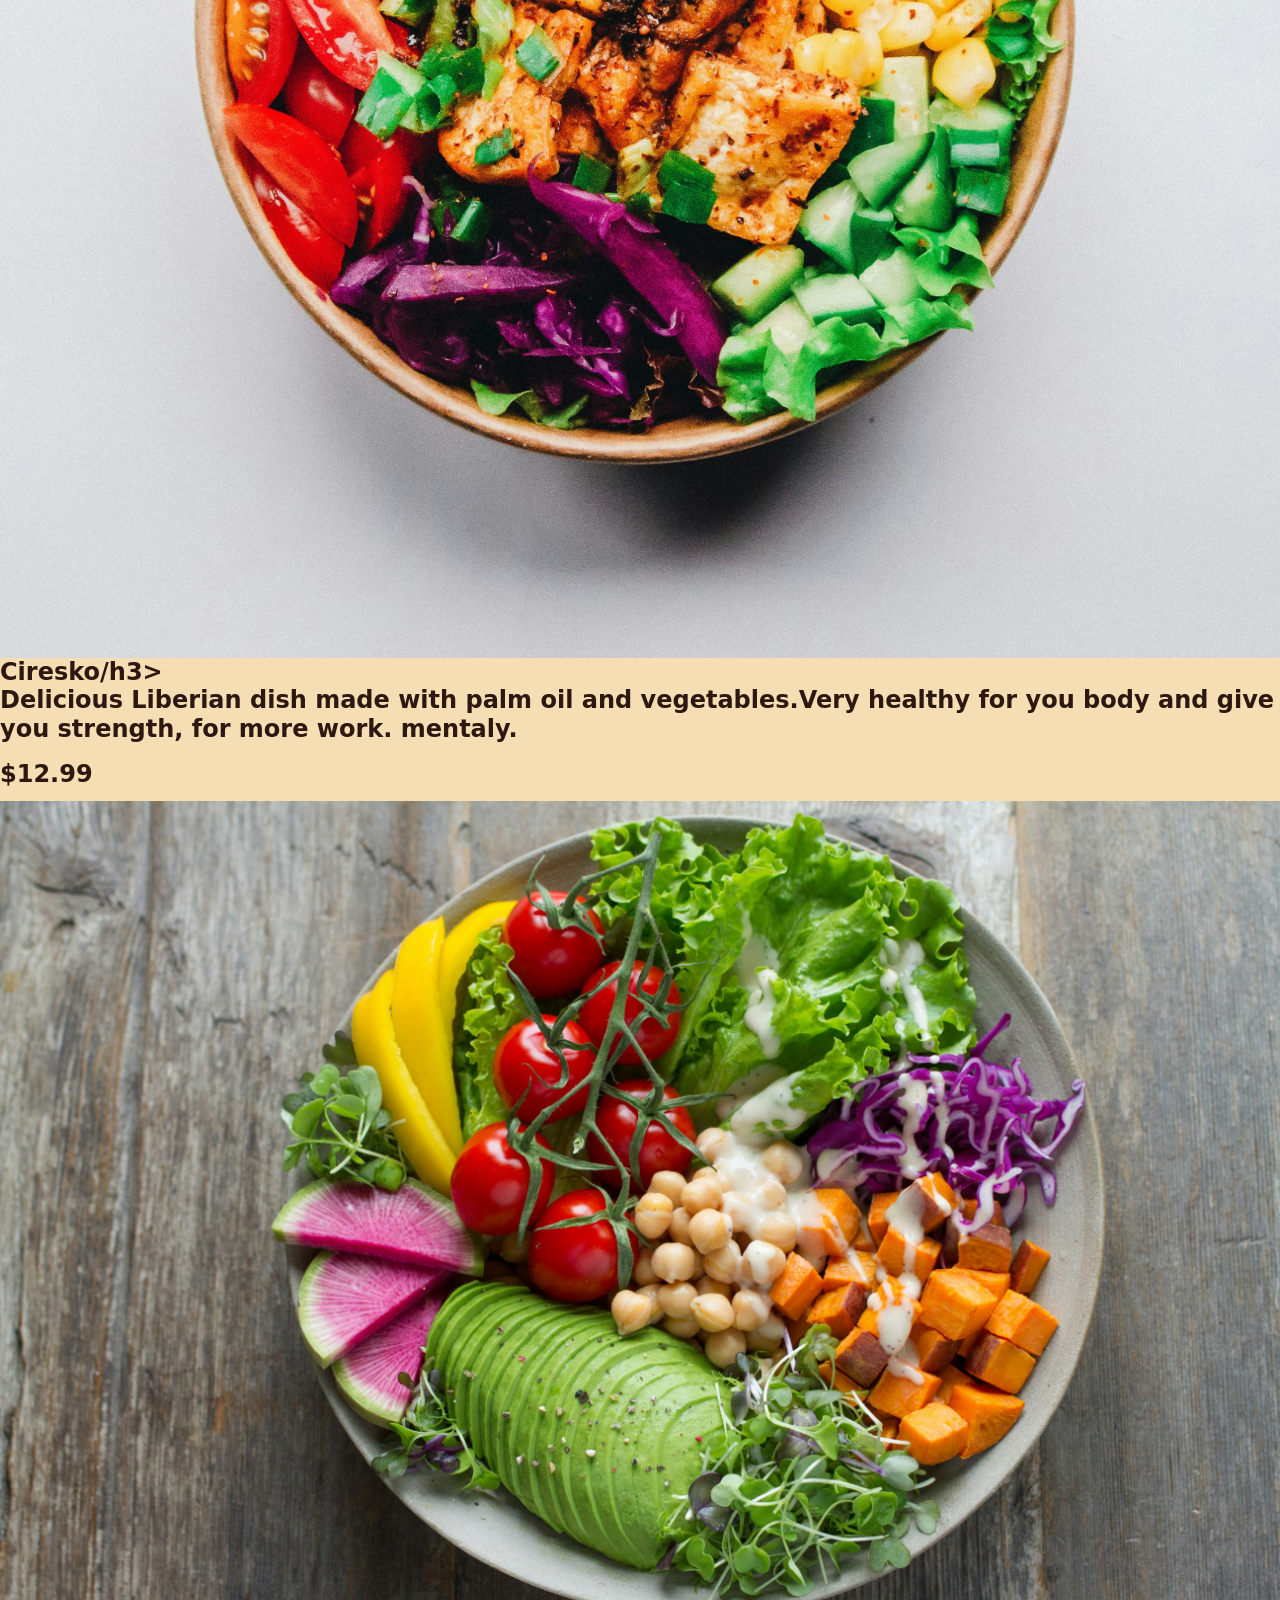
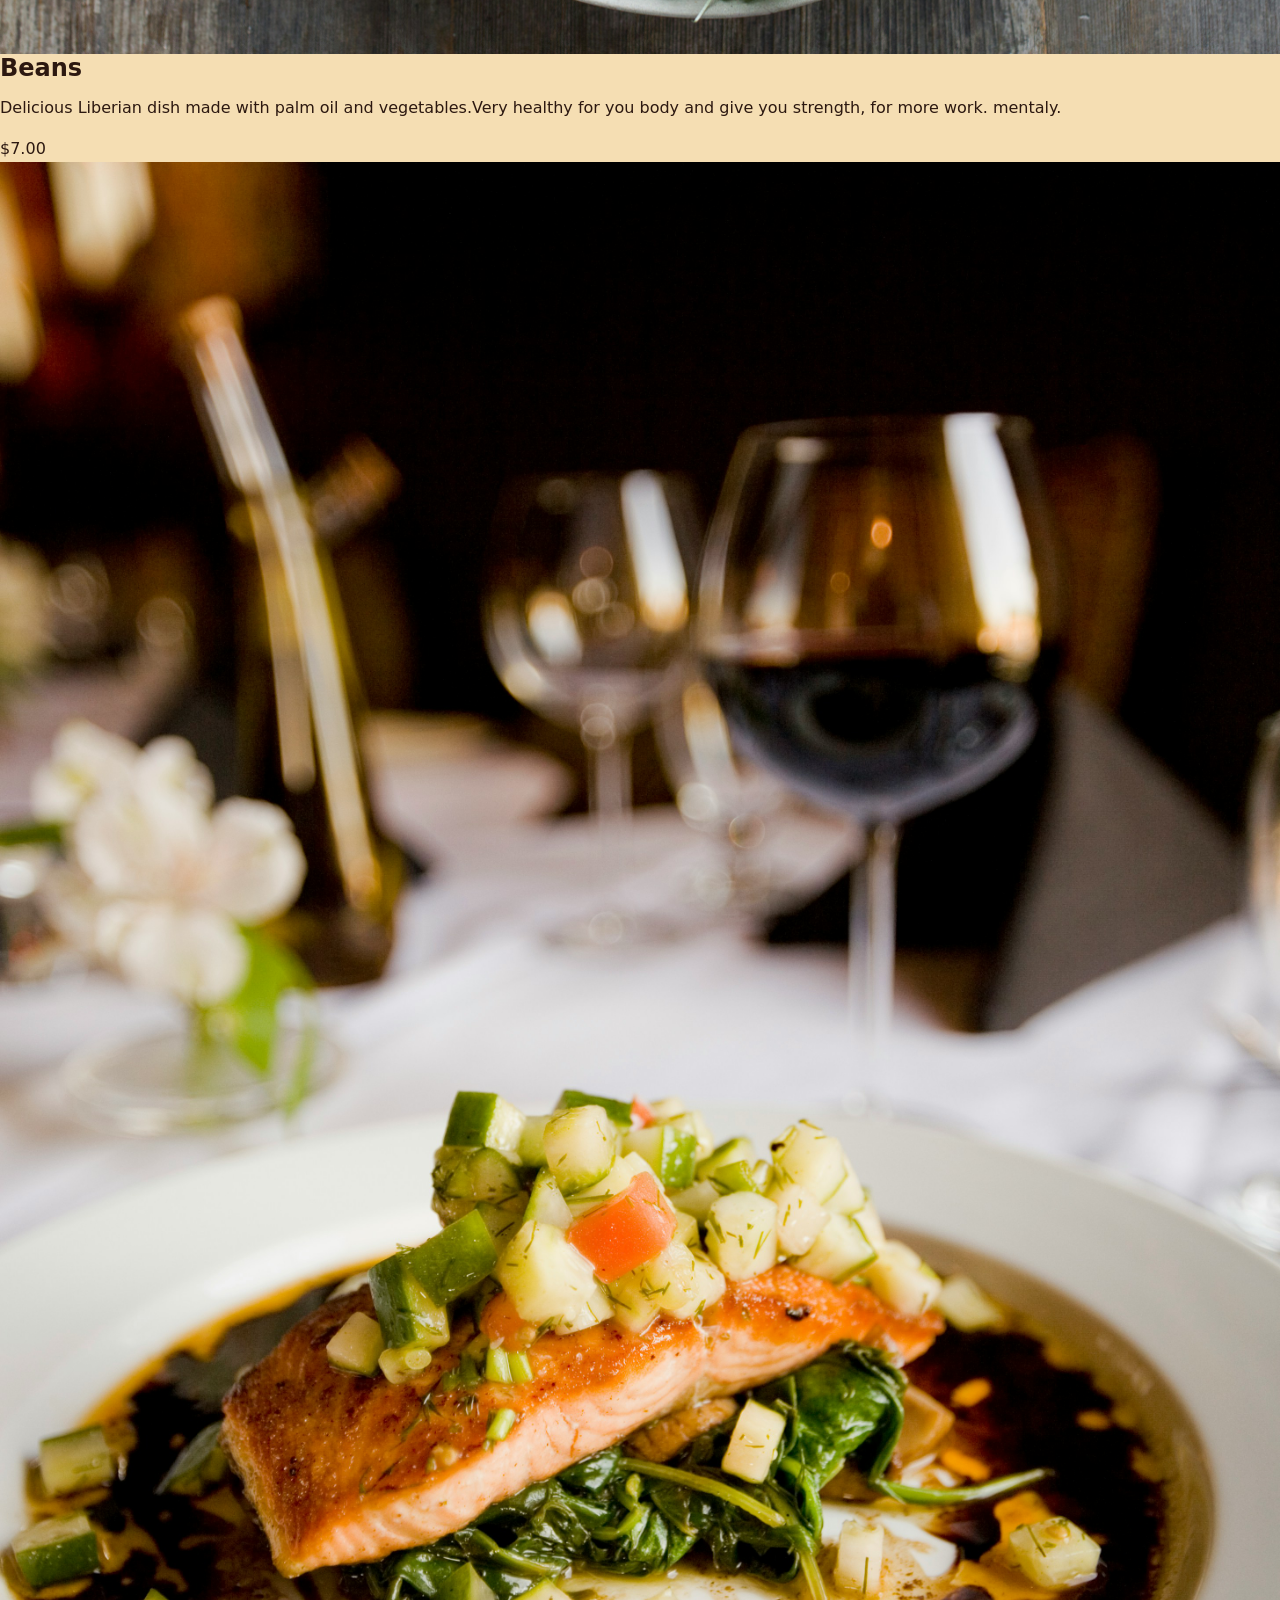
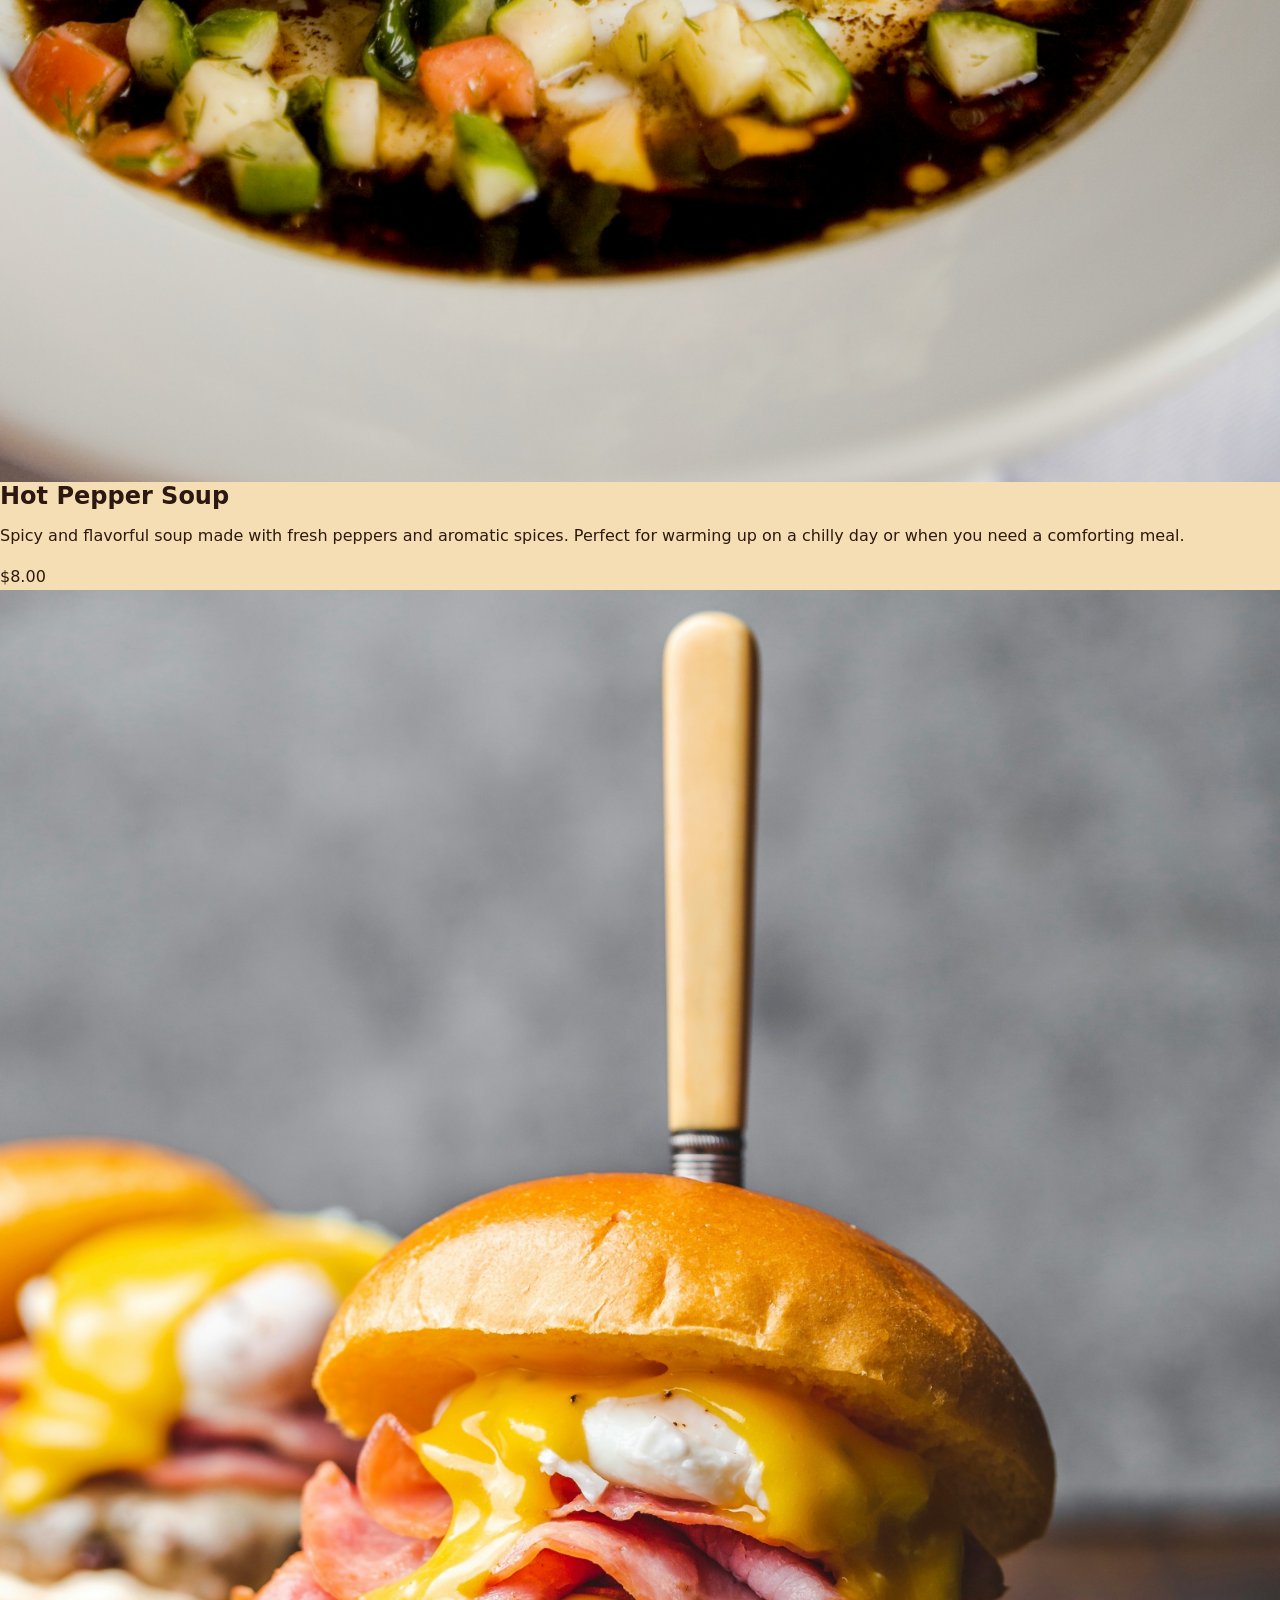
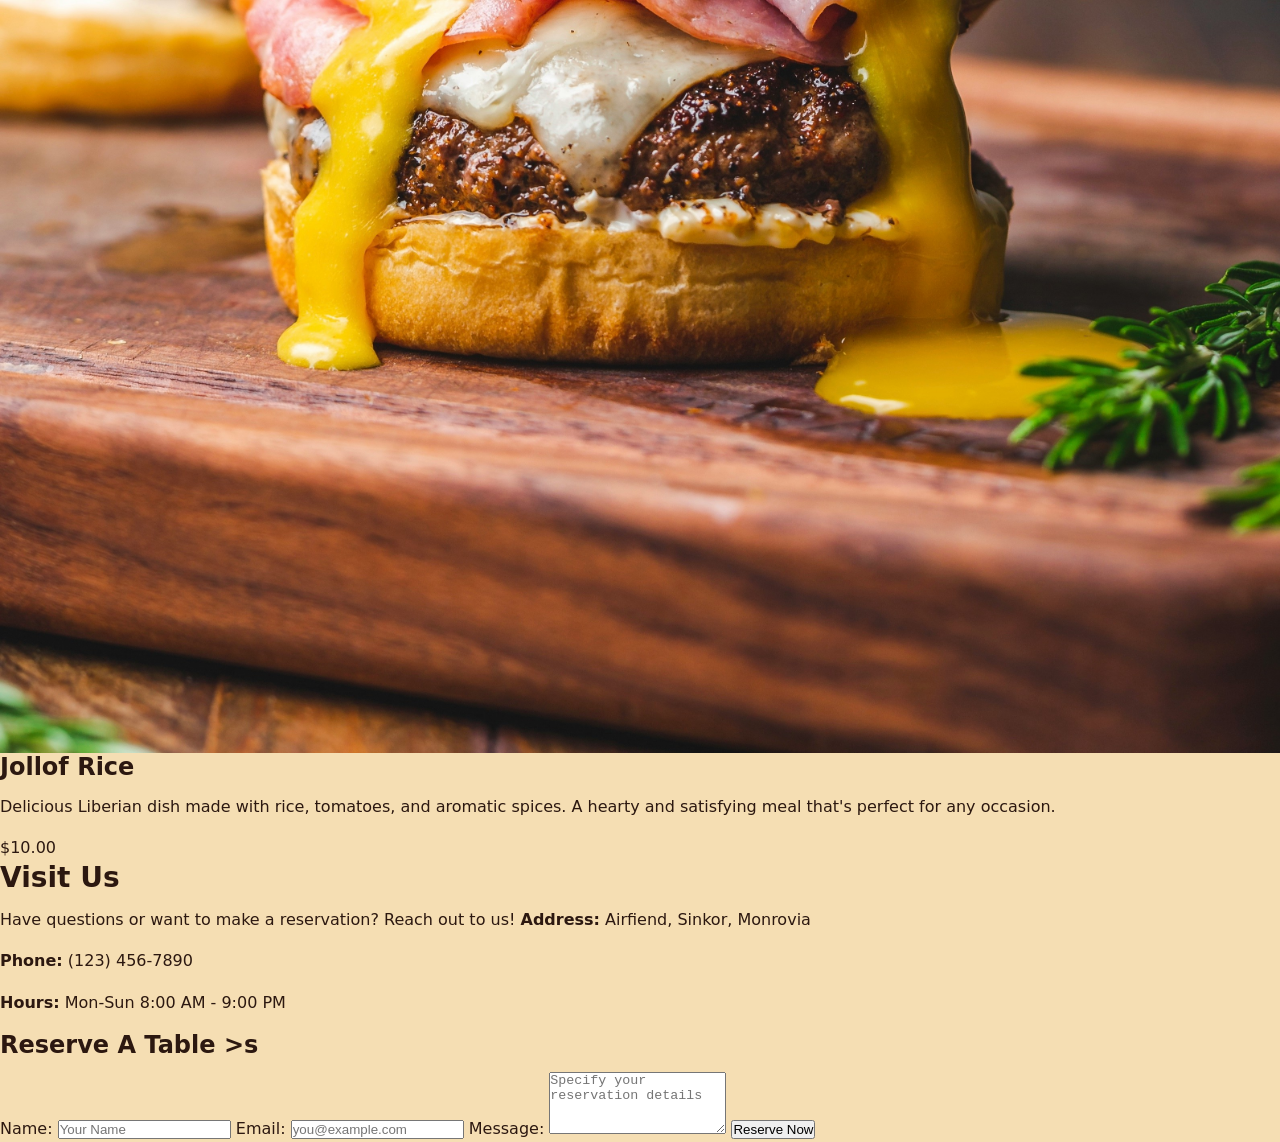
<file: Week Two/index2.html>
<!DOCTYPE html>
<html lang="en">
<head>
    <meta charset="UTF-8">
    <meta name="viewport" content="width=device-width, initial-scale=1.0">
    <title> Home - Vickie's Kitchen </title>
    <link rel="stylesheet" href="style.css">
</head>
<body>
    
    <!-- Navigation -->

    <nav class="navbar">
        <div class="logo">
            <h1> Vickie's Kitchen </h1>
        </div>
        <ul class="nav-links">
            <li><a href="#">Home</a></li>
            <li><a href="#">Menu</a></li>
            <li><a href="#">About Us</a></li>
            <li><a href="#">Contact Us</a></li>
        </ul>
    </nav>


    <!-- Hero Section -->


  <header class="hero">
  <div  class="hero-content">
  <h1> Welcome to Vickie's Kitchen </h1>
  <p    class="tagline">Authentic Flavours. Mordern comfort. Made With Love</p>
  <a href="#" class="btn"> Explore Our Menu </a>
   </div>


<!--  
    <section class="hero">
        <h2> Welcome to Vickie's Kitchen </h2>
        <p> Where every bite is a delight! </p>
        <a href="#"> Explore Our Menu </a>
    </section>

    </header>
-->

<section>

<div>
    
    <img src="images/jeff-siepman-z-IxdGQ7lPU-unsplash.jpg" alt="Liberia Cheaf Preparing Food" class="story-image">
   </div>
   
   <div>
   <h2> Our Story </h2>
    <p> Founded in 2015, Vickie's Kitchen brings the rich, bold flavors of Liberian tradition to your plate. Every dish tells a story of heritage, family recipes passed down through generations, and a passion for wholesome, hearty meals. </p>

    <p>
        From our famous palm butter soup to crispy cassava bread, we serve comfort food that feels like home. Our commitment to quality and authenticity has made us a beloved spot for food lovers seeking a taste of Liberia. Join us on this culinary journey and experience the warmth and flavor of Vickie's Kitchen.
    </p>
</div>


</section>

<!-- Menu Highlight -->
<section>
    <div>
<h2>Menu Highlights</h2>
<p>Discover our most popular dishes and specialties that define the Vickie's Kitchen experience.</p>
 </div>
<!-- This is the Actual Menu that Consists of Items -->
 <div>
<article>
    <img src="images/f1.jpg" alt="Ciresko ">
    <div>
    <h3>Ciresko/h3>
    <p>Delicious Liberian dish made with palm oil and vegetables.Very healthy for you body and give you strength, for more work. mentaly.</p>
    <span>$12.99</span>
    </div>

</article>

<article>
    <img src="images/f2.jpg" alt="Beans ">
    <div>
    <h3>Beans</h3>
    <p>Delicious Liberian dish made with palm oil and vegetables.Very healthy for you body and give you strength, for more work. mentaly.</p>
    <span>$7.00</span>
    </div>

</article>


<article>
    <img src="images/f3.jpg" alt="Hot Pepper Soup ">
    <div>
    <h3>Hot Pepper Soup</h3>
    <p>Spicy and flavorful soup made with fresh peppers and aromatic spices. Perfect for warming up on a chilly day or when you need a comforting meal.
    </p>
    <span>$8.00</span>
    </div>

</article>


<article>
    <img src="images/f4.jpg" alt="Ciresko ">
    <div>
    <h3>Jollof Rice</h3>
    <p>Delicious Liberian dish made with rice, tomatoes, and aromatic spices. A hearty and satisfying meal that's perfect for any occasion.</p>
    <span>$10.00</span>
    </div>

</article>


 </div>

</section>

<!-- Contact Section -->

<section>
    <div>
        <h2>Visit Us</h2>
        <p>Have questions or want to make a reservation? Reach out to us! <strong>Address:</strong> Airfiend, Sinkor, Monrovia</p>
        <p><strong>Phone:</strong> (123) 456-7890</p>
        <p><strong>Hours:</strong> Mon-Sun 8:00 AM - 9:00 PM</p>
    </div>
<!-- The Contact Form for Reservations -->
    <div>
        <h3>Reserve A Table >s</h3>
        <formm action="#" method="post">
            <label for="name">Name:</label>
            <input type="text" id="name" name="name" placeholder="Your Name" required>

            <label for="email">Email:</label>
            <input type="email" id="email" name="email" placeholder="you@example.com"  required>

            <label for="message">Message:</label>
            <textarea id="message" name="message" rows="4" placeholder="Specify your reservation details" required></textarea>

            <button type="submit">Reserve Now</button>
        </form>
    </div>
</section>
</body>
</html>
</file>
<file: Week Three /style.css>
body{
    font-family: Arial, sans-serif;
    margin: auto;
    width: 80%;
}

.nav{
    display: flex;
    justify-content: space-between;
    align-items: center;
    padding: 1rem;
   /* background-color: #f0f0f0; */
}
.nav ul li{
    display: inline;
    margin: 0 1rem;

}

li a{
    text-decoration: none;
    color: #333;

}

li a:hover{
    color: #ff1900;
}

/* Css Grid Style */
.grid-container{
    display: grid;
    grid-template-columns: repeat(3, 1fr);
    gap: 1rem;
    margin-top: 2rem;
}
.grid-item{
    background-color: #f0f0f0;
    padding: 1rem;
    text-align: center;
    border-radius: 5px;
}
</file>
<file: Project_Dev/personal_project_tracker.css>
*{box-sizing:border-box;margin:0;padding:0}
body{font-family:system-ui,sans-serif}
.app{max-width:700px;margin:0 auto;padding:.5rem}
.top-bar{display:flex;align-items:center;justify-content:space-between;margin-bottom:1rem;flex-wrap:wrap;gap:8px}
.app-title{font-size:16px;font-weight:500;color:var(--color-text-primary)}
.lang-badge{background:var(--color-background-info);color:var(--color-text-info);font-size:11px;padding:3px 10px;border-radius:20px;font-weight:500}
.overall-bar{margin-bottom:1.25rem}
.bar-label{display:flex;justify-content:space-between;font-size:12px;color:var(--color-text-secondary);margin-bottom:4px}
.bar-track{height:6px;background:var(--color-border-tertiary);border-radius:3px}
.bar-fill{height:100%;border-radius:3px;background:var(--color-text-info);transition:width .4s}
.phase-tabs{display:flex;gap:6px;flex-wrap:wrap;margin-bottom:1rem}
.phase-tab{border:0.5px solid var(--color-border-secondary);background:transparent;border-radius:20px;padding:5px 12px;font-size:12px;color:var(--color-text-secondary);cursor:pointer;transition:all .15s}
.phase-tab:hover{background:var(--color-background-secondary)}
.phase-tab.active{background:var(--color-background-info);color:var(--color-text-info);border-color:transparent;font-weight:500}
.phase-tab.done{background:var(--color-background-success);color:var(--color-text-success);border-color:transparent}
.week-card{border:0.5px solid var(--color-border-tertiary);border-radius:12px;margin-bottom:10px;overflow:hidden;background:var(--color-background-primary)}
.week-header{display:flex;align-items:center;justify-content:space-between;padding:.75rem 1rem;cursor:pointer;gap:8px}
.week-header:hover{background:var(--color-background-secondary)}
.wh-left{display:flex;align-items:center;gap:10px;flex:1;min-width:0}
.week-num{width:28px;height:28px;border-radius:50%;display:flex;align-items:center;justify-content:center;font-size:11px;font-weight:500;flex-shrink:0}
.wnum-todo{background:var(--color-border-tertiary);color:var(--color-text-secondary)}
.wnum-active{background:var(--color-background-info);color:var(--color-text-info)}
.wnum-done{background:var(--color-background-success);color:var(--color-text-success)}
.week-info{min-width:0}
.week-title-text{font-size:13px;font-weight:500;color:var(--color-text-primary);white-space:nowrap;overflow:hidden;text-overflow:ellipsis}
.week-meta{font-size:11px;color:var(--color-text-secondary)}
.wh-right{display:flex;align-items:center;gap:8px;flex-shrink:0}
.week-prog{font-size:11px;color:var(--color-text-secondary)}
.chevron{font-size:10px;color:var(--color-text-tertiary);transition:transform .2s}
.chevron.open{transform:rotate(180deg)}
.week-body{border-top:0.5px solid var(--color-border-tertiary);padding:.75rem 1rem;display:none}
.week-body.open{display:block}
.day-section{margin-bottom:1rem}
.day-label{font-size:11px;font-weight:500;letter-spacing:.05em;color:var(--color-text-secondary);margin-bottom:.4rem;text-transform:uppercase}
.task-item{display:flex;align-items:flex-start;gap:8px;padding:5px 0;border-bottom:0.5px solid var(--color-border-tertiary);cursor:pointer}
.task-item:last-child{border-bottom:none}
.task-item:hover .task-text{color:var(--color-text-primary)}
.task-cb{width:16px;height:16px;border:1.5px solid var(--color-border-secondary);border-radius:4px;flex-shrink:0;margin-top:1px;display:flex;align-items:center;justify-content:center;transition:all .15s}
.task-cb.checked{background:var(--color-text-success);border-color:var(--color-text-success)}
.task-cb.checked::after{content:'';width:4px;height:7px;border:1.5px solid #fff;border-top:none;border-left:none;transform:rotate(45deg) translateY(-1px);display:block}
.task-text{font-size:12px;color:var(--color-text-secondary);line-height:1.5;transition:color .1s}
.task-text.done{text-decoration:line-through;opacity:.5}
.tag{display:inline-block;font-size:10px;padding:1px 6px;border-radius:10px;margin-right:4px;font-weight:500;vertical-align:middle}
.tag-js{background:#faeeda;color:#633806}
.tag-rn{background:#e6f1fb;color:#0c447c}
.tag-fb{background:#fff3d6;color:#633806}
.tag-maps{background:#eaf3de;color:#27500a}
.tag-ui{background:#fbeaf0;color:#72243e}
.tag-deploy{background:#eeedfe;color:#3c3489}
.week-goal{background:var(--color-background-secondary);border-radius:8px;padding:.6rem .75rem;font-size:12px;color:var(--color-text-secondary);margin-top:.5rem}
.week-goal strong{color:var(--color-text-primary)}
.mini-bar{height:3px;background:var(--color-border-tertiary);border-radius:2px;margin-top:4px;width:60px}
.mini-fill{height:100%;border-radius:2px;background:var(--color-text-info);transition:width .3s}
.lang-guide{border:0.5px solid var(--color-border-tertiary);border-radius:12px;padding:1rem;margin-bottom:1rem;background:var(--color-background-primary)}
.lang-title{font-size:13px;font-weight:500;color:var(--color-text-primary);margin-bottom:.75rem}
.lang-row{display:flex;align-items:center;gap:10px;padding:5px 0;border-bottom:0.5px solid var(--color-border-tertiary);font-size:12px}
.lang-row:last-child{border-bottom:none}
.lang-dot{width:10px;height:10px;border-radius:50%;flex-shrink:0}
.lang-name{font-weight:500;color:var(--color-text-primary);width:110px;flex-shrink:0}
.lang-use{color:var(--color-text-secondary);flex:1}
.lang-when{color:var(--color-text-tertiary);font-size:11px;white-space:nowrap}
</file>
<file: Week Two/style.css>
:root{
    --color-primary: #8B4513;
    --color-secondary: #119ed6;
    --color-background: #F5DEB3;
    --color-bg: #FFFFFF;
    --color-surface: #FFFFFF;
    --color-text: #2C1810;
    --color-text-light: #FFF8F0;
    --color-muted: #6B5B4F;
    --font-body: system-ui, sans-serif, apple-system, BlinkMacSystemFont,Roboto, 
    Helvetica, Arial, sans-serif; 
    --radius:8px;
    --shadow:0 4px 6px rgba(0, 0, 0, 0.1);
    --max-width: 1200px;
}



/* -- Reset & Base -- */ 
*, *::before,
 *::after {
    box-sizing: border-box;
    margin: 0;
    padding: 0;
}

html{
    scrollbar-width: smooth;
}

body{
    font-family: var(--font-body);
    background-color: var(--color-background);
    color: var(--color-text);
    line-height: 1.6;
  /*  min-height: 100vh; 
    display: flex;
    flex-direction: column;  */ 
}  


img{
    max-width: 100%;
    height: auto;
    display: block;
}

a{
    color: var(--color-primary);
    text-decoration: none;
    transition: color 0.3s ease;
}
a:hover{
    color: var(--color-secondary);
}


h1, h2, h3{
line-height: 1.2;   
 margin-bottom: 0.75rem;
}

h1{
    font-size: 2rem;
}
h2{
    font-size: 1.75rem;
}
h3{
    font-size: 1.5rem;}

p{
    margin-bottom : 1rem;
} 

.btn{
    display: inline-block;
    padding: 0.75rem 1rem;
    background-color: var(--color-primary);
    color: var(--color-bg);
    border-radius: var(--radius);
    box-shadow: var(--shadow);
    font-weight: 600;
    transition: background-color 0.3s ease, box-shadow 0.3s ease;
    text-decoration: none;
}


/* Navigations    */

.navbar{
    background-color: var(--color-primary);
    color: var(--color-text-light);
    padding: 1rem;
    box-shadow: var(--shadow);
    display: flex;
    flex-direction: column;
    align-items: center;
    gap: 1rem   ;
    position: static;
    top: 0;
    z-index: 1000;
}

.logo{
    font-size: 1.5rem;
    font-weight: bold;
}


.nav-links{
    list-style: none;
    display: flex;
    flex-direction: column;
    gap: 1rem;
    align-items: center;

}

.nav-links a{
    color: var(--color-text-light);
    font-weight: 500; 
    padding: 0.25rem 0.5rem;
}

.nav-links a:hover{
    color: var(--color-surface);
}



.here{
    background: linear-gradient(135deg, var(--color-primary), var(--color-secondary));
    color: var(--color-text-light);
text-align: center;
padding: 4rem, 1rem;
}

here-content{
    max-width: var(--max-width);
    margin: 0 auto;

}

.tagline{
    font-size: 1.125 rem;
    margin-botton: 1.5rem;
    opacity: 0.9rem;
}
</file>
